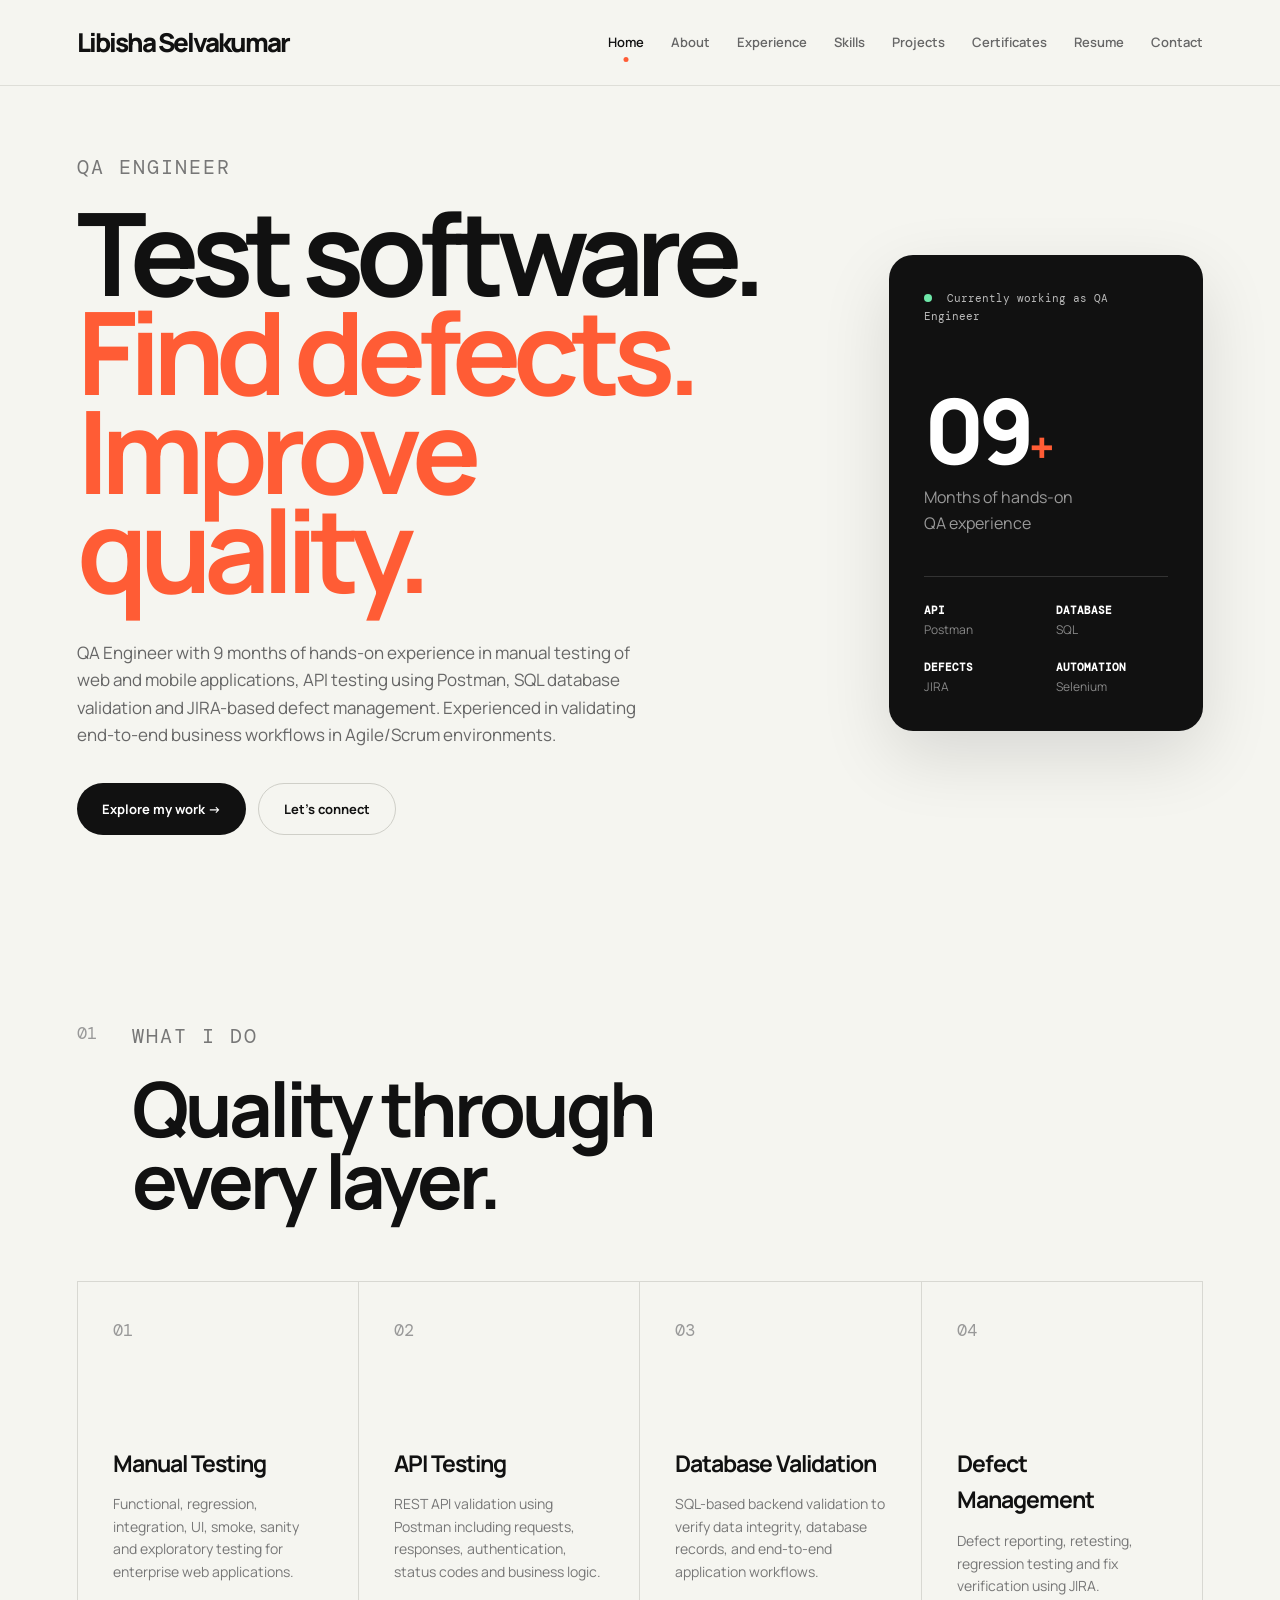
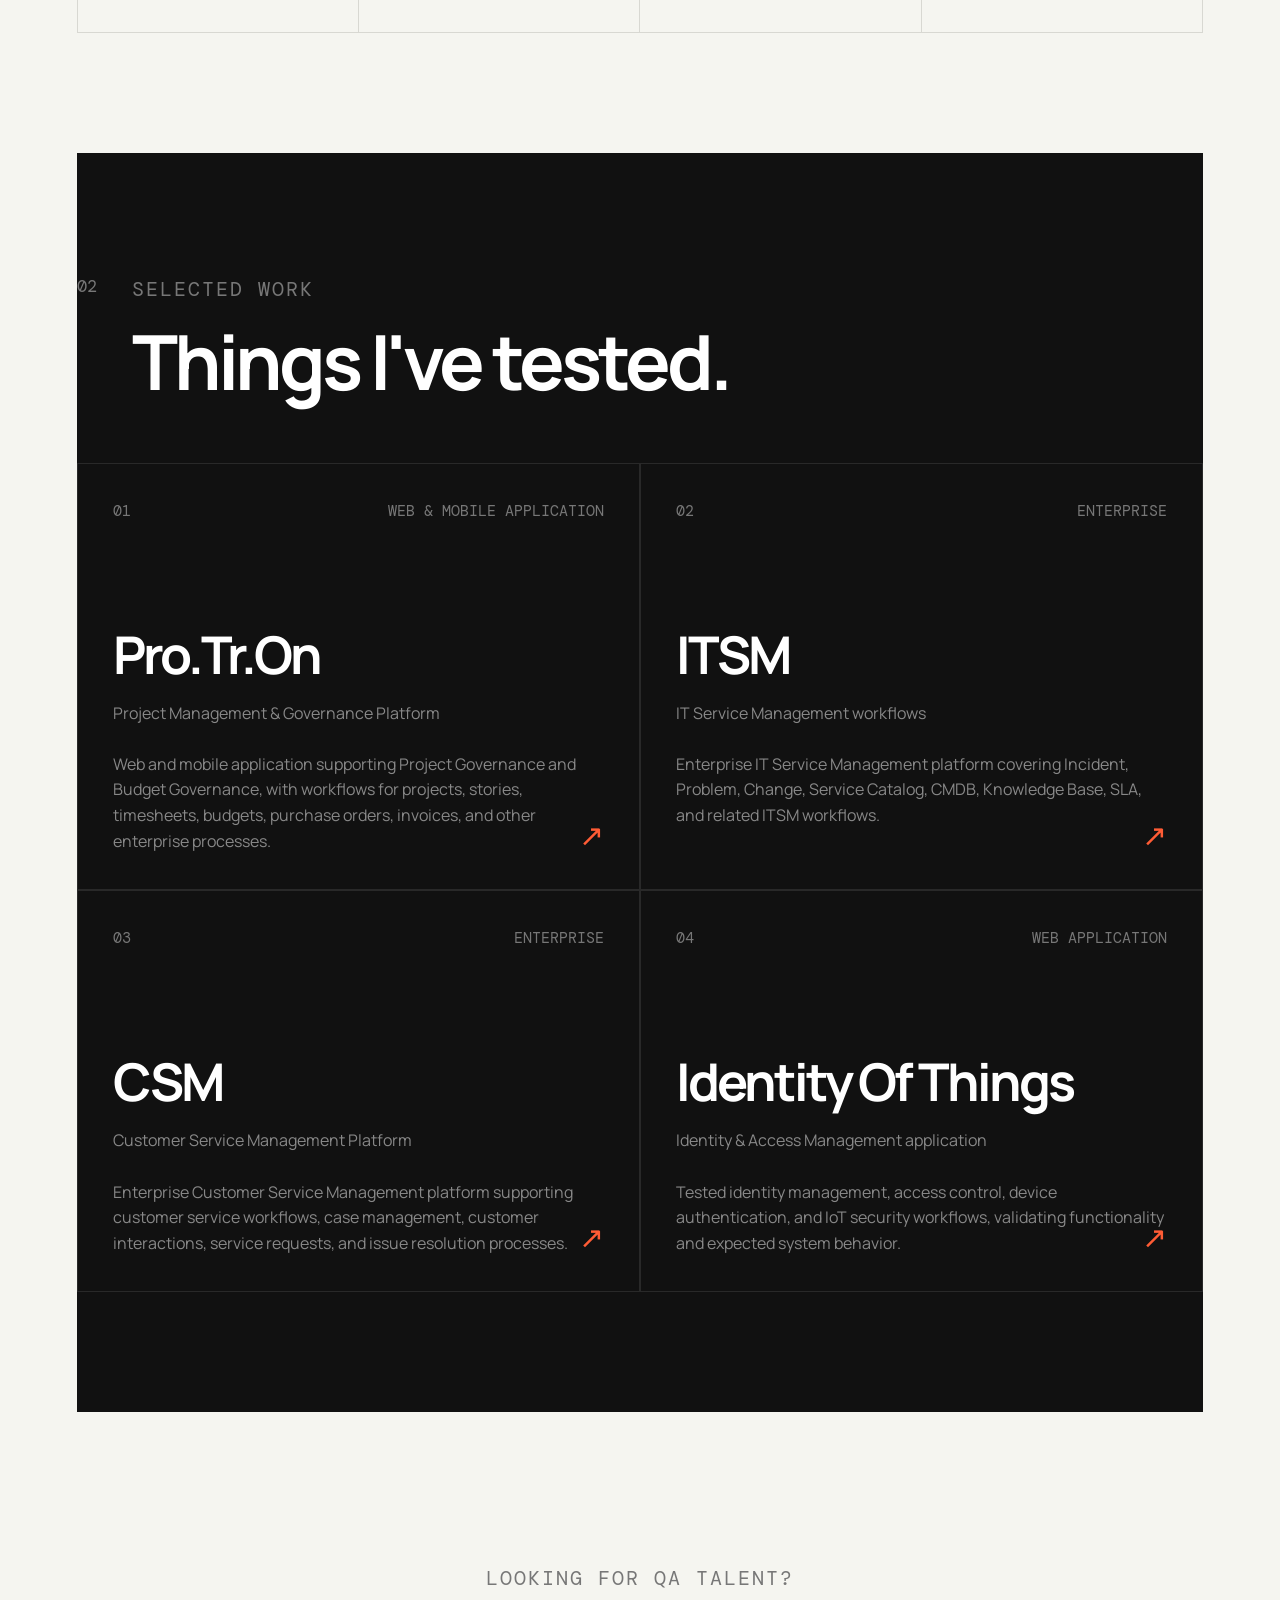
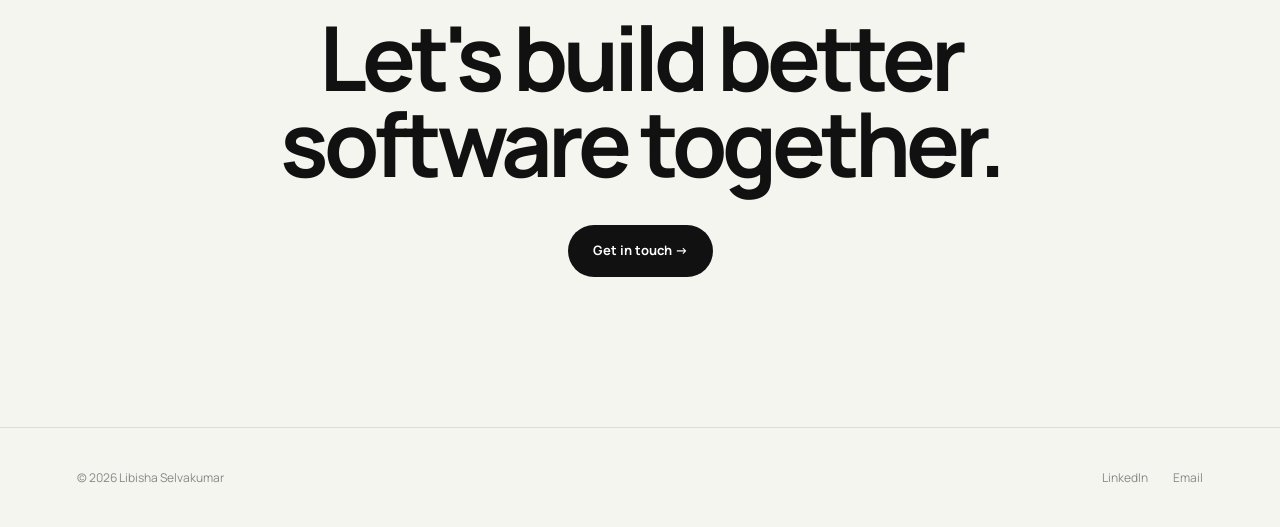
<file: index.html>
<!DOCTYPE html>
<html lang="en">
<head>
    <meta charset="UTF-8">
    <meta name="viewport" content="width=device-width, initial-scale=1.0">

    <title>Libisha Selvakumar</title>

    <meta name="description"
          content="Libisha Selvakumar - QA Engineer specializing in manual testing, API testing, SQL validation and software quality assurance.">

    <link rel="stylesheet" href="css/style.css">
</head>

<body>

<header class="navbar">
    <a href="index.html" class="logo">Libisha Selvakumar</a>

    <nav id="navMenu">
        <a href="index.html" class="active">Home</a>
        <a href="about.html">About</a>
        <a href="experience.html">Experience</a>
        <a href="skills.html">Skills</a>
        <a href="projects.html">Projects</a>
        <a href="artifacts.html">Certificates</a>
        <a href="resume.html">Resume</a>
        <a href="contact.html">Contact</a>
    </nav>

    <button class="menu-toggle" onclick="toggleMenu()">☰</button>
</header>


<main>

    <!-- HERO -->

    <section class="hero">

        <div class="hero-content">

            <p class="eyebrow">
                QA ENGINEER 
            </p>

            <h1>
                Test software.<br>
                <span>Find defects. <br>
                    Improve quality.
                </span>
            </h1>

            <p class="hero-description">
                QA Engineer with 9 months of hands-on experience in manual testing of web and mobile applications, API testing using Postman, SQL database validation and JIRA-based defect management. Experienced in validating end-to-end business workflows in Agile/Scrum environments.
            </p>

            <div class="hero-buttons">
                <a href="projects.html" class="btn primary-btn">
                    Explore my work →
                </a>

                <a href="contact.html" class="btn secondary-btn">
                    Let's connect
                </a>
            </div>

        </div>


        <div class="hero-card">

            <div class="status">
                <span class="status-dot"></span>
                Currently working as QA Engineer
            </div>

            <div class="hero-card-number">
                09<span>+</span>
            </div>

            <p>
                Months of hands-on<br>
                QA experience
            </p>

            <div class="hero-card-line"></div>

            <div class="mini-grid">

                <div>
                    <strong>API</strong>
                    <span>Postman</span>
                </div>

                <div>
                    <strong>DATABASE</strong>
                    <span>SQL</span>
                </div>

                <div>
                    <strong>DEFECTS</strong>
                    <span>JIRA</span>
                </div>

                <div>
                    <strong>AUTOMATION</strong>
                    <span>Selenium</span>
                </div>

            </div>

        </div>

    </section>


    <!-- QUICK INTRO -->

    <section class="section">

        <div class="section-heading">

            <span class="section-number">01</span>

            <div>
                <p class="eyebrow">WHAT I DO</p>
                <h2>Quality through<br>every layer.</h2>
            </div>

        </div>


        <div class="feature-grid">

            <article class="feature-card">
                <span class="feature-number">01</span>

                <h3>Manual Testing</h3>

                <p>
                    Functional, regression, integration, UI, smoke,
                    sanity and exploratory testing for enterprise
                    web applications.
                </p>
            </article>


            <article class="feature-card">
                <span class="feature-number">02</span>

                <h3>API Testing</h3>

                <p>
                    REST API validation using Postman including
                    requests, responses, authentication, status codes
                    and business logic.
                </p>
            </article>


            <article class="feature-card">
                <span class="feature-number">03</span>

                <h3>Database Validation</h3>

                <p>
                    SQL-based backend validation to verify data integrity,
                     database records, and end-to-end application workflows.
                </p>
            </article>


            <article class="feature-card">
                <span class="feature-number">04</span>

                <h3>Defect Management</h3>

                <p>
                    Defect reporting, retesting, regression testing
                    and fix verification using JIRA.
                </p>
            </article>

        </div>

    </section>


    <!-- PROJECT PREVIEW -->

    <section class="section dark-section">

        <div class="section-heading light-heading">

            <span class="section-number">02</span>

            <div>
                <p class="eyebrow">SELECTED WORK</p>
                <h2>Things I've tested.</h2>
            </div>

        </div>


        <div class="project-preview-grid">

            <a href="projects.html#protron" class="project-preview">

                <div class="project-top">
                    <span>01</span>
                    <span>WEB & MOBILE APPLICATION</span>
                </div>

                <h3>Pro.Tr.On</h3>

                <p>
                    Project Management & Governance Platform <br> 
                    <br>
                    Web and mobile application supporting Project Governance and Budget Governance, with workflows for projects, stories, timesheets, budgets, purchase orders, invoices, and other enterprise processes.
                </p>

                <div class="project-arrow">↗</div>

            </a>


            <a href="projects.html#itsm" class="project-preview">

                <div class="project-top">
                    <span>02</span>
                    <span>ENTERPRISE</span>
                </div>

                <h3>ITSM</h3>

                <p>
                    IT Service Management workflows <br>
                    <br>
                    Enterprise IT Service Management platform covering 
                    Incident, Problem, Change, Service Catalog, CMDB, Knowledge Base, SLA, and
                     related ITSM workflows.

                </p>

                <div class="project-arrow">↗</div>

            </a>


            <a href="projects.html#csm" class="project-preview">

                <div class="project-top">
                    <span>03</span>
                    <span>ENTERPRISE</span>
                </div>

                <h3>CSM</h3>

                <p>
                    Customer Service Management Platform <br>
                    <br>
                    Enterprise Customer Service Management platform supporting customer service workflows, 
                    case management, customer interactions, service requests, and issue resolution processes.
                </p>

                <div class="project-arrow">↗</div>

            </a>


            <a href="projects.html#sci" class="project-preview">

                <div class="project-top">
                    <span>04</span>
                    <span>WEB APPLICATION</span>
                </div>

                <h3>Identity Of Things</h3>

                <p>
                    Identity & Access Management application <br>
                    <br>
                    Tested identity management, access control, device authentication, 
                    and IoT security workflows, validating functionality and expected system behavior.

                </p>

                <div class="project-arrow">↗</div>

            </a>

        </div>

    </section>


    <!-- CTA -->

    <section class="cta-section">

        <p class="eyebrow">LOOKING FOR QA TALENT?</p>

        <h2>
            Let's build better<br>
            software together.
        </h2>

        <a href="contact.html" class="btn primary-btn">
            Get in touch →
        </a>

    </section>

</main>


<footer>
    <p>© <span id="year"></span> Libisha Selvakumar</p>

    <div>
        <a href="https://www.linkedin.com/in/libisha-s-/" target="_blank">
            LinkedIn
        </a>

        <a href="mailto:libishaselvakumar123@gmail.com">
            Email
        </a>
    </div>
</footer>


<script src="js/script.js"></script>

</body>
</html>
</file>
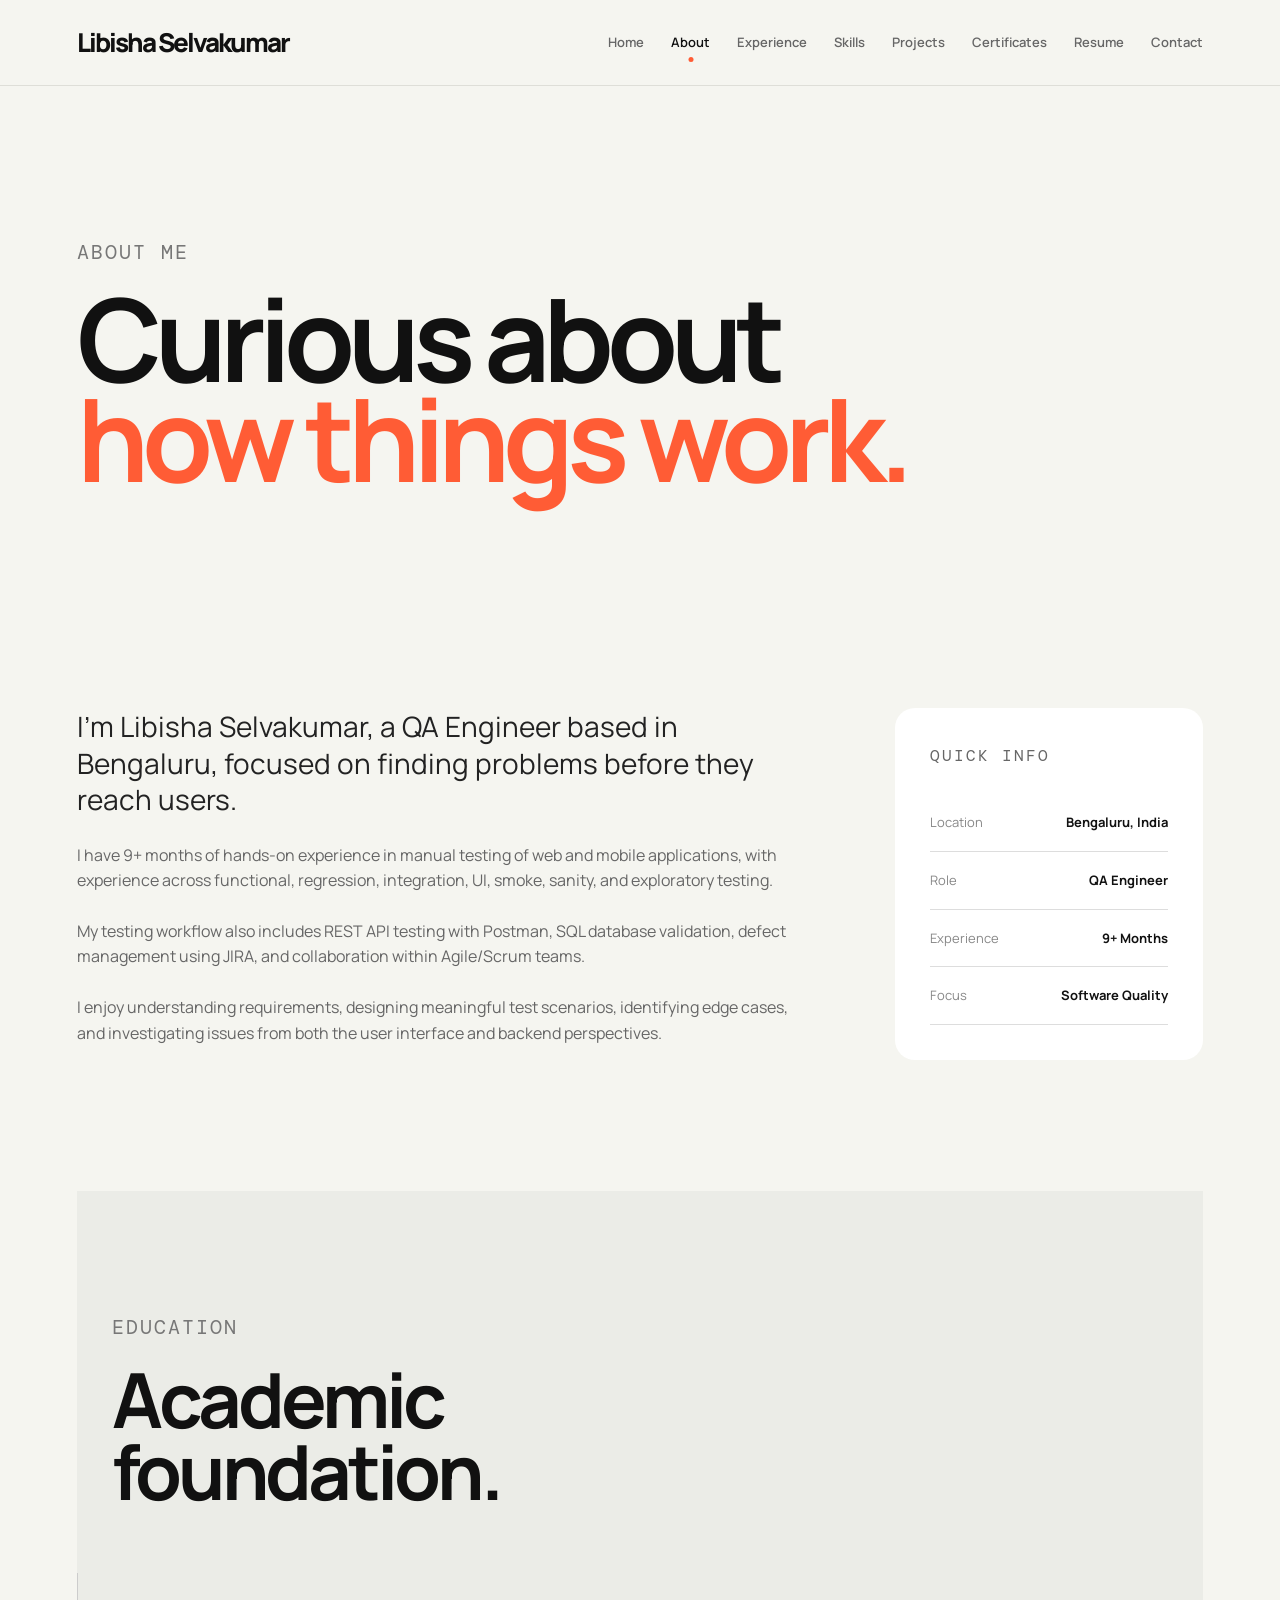
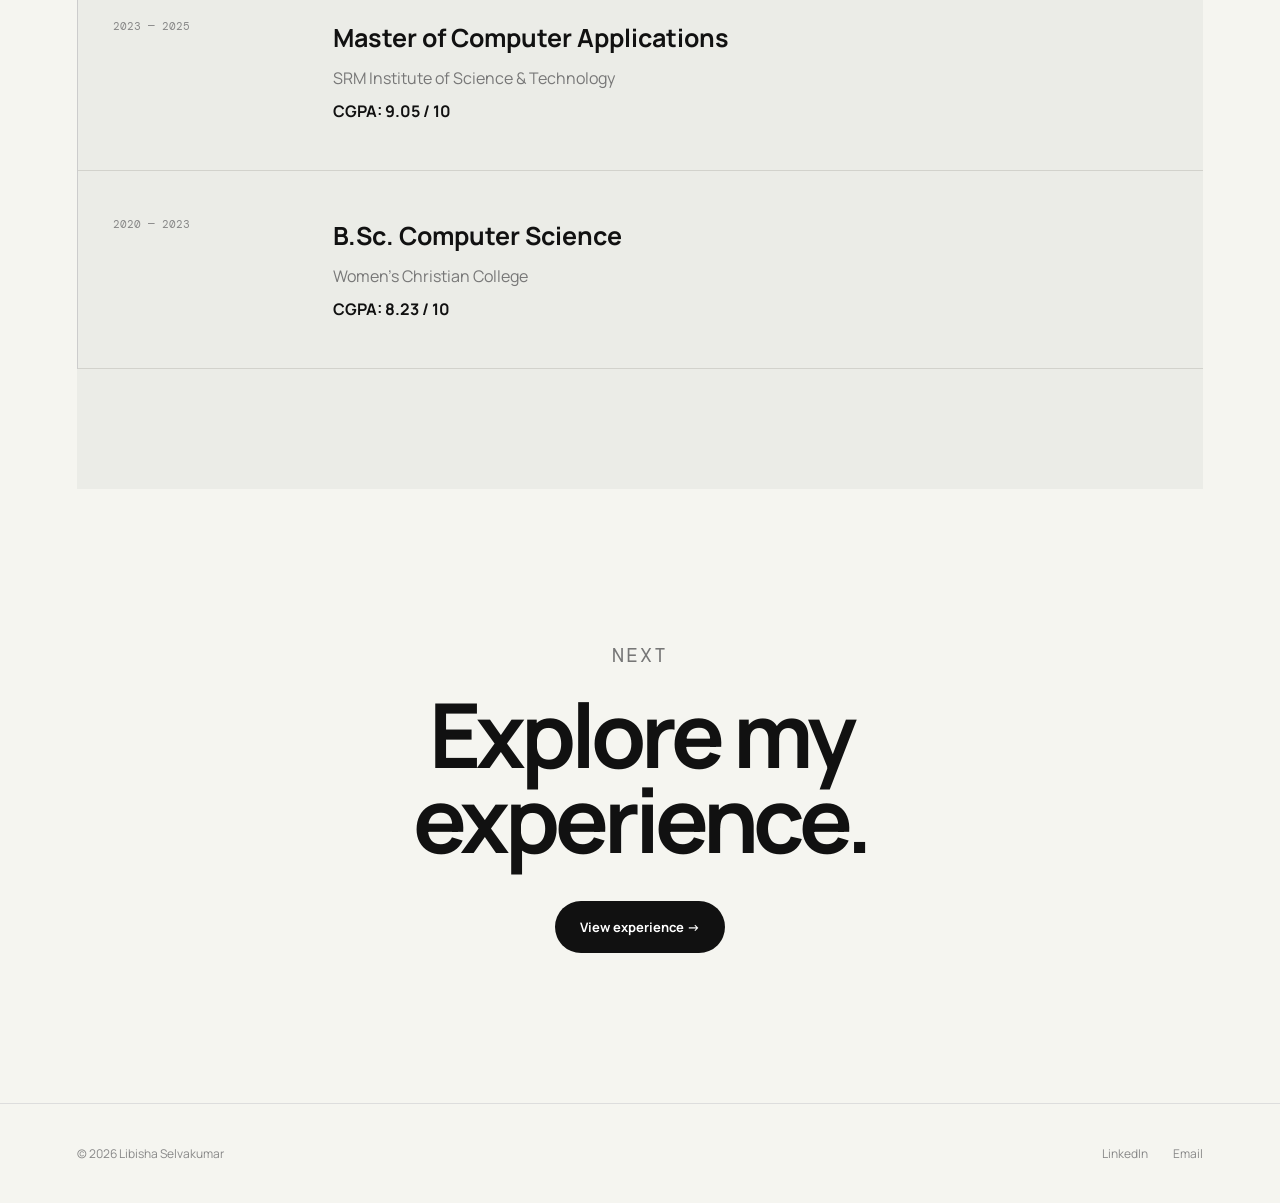
<file: about.html>
<!DOCTYPE html>
<html lang="en">
<head>

    <meta charset="UTF-8">
    <meta name="viewport" content="width=device-width, initial-scale=1.0">

    <title>About | Libisha Selvakumar</title>

    <link rel="stylesheet" href="css/style.css">

</head>

<body>

<header class="navbar">

    <a href="index.html" class="logo">Libisha Selvakumar</a>

    <nav id="navMenu">
        <a href="index.html">Home</a>
        <a href="about.html" class="active">About</a>
        <a href="experience.html">Experience</a>
        <a href="skills.html">Skills</a>
        <a href="projects.html">Projects</a>
        <a href="artifacts.html">Certificates</a>
        <a href="resume.html">Resume</a>
        <a href="contact.html">Contact</a>
    </nav>

    <button class="menu-toggle" onclick="toggleMenu()">☰</button>

</header>


<main>

<section class="page-hero">

    <p class="eyebrow">ABOUT ME</p>

    <h1>
        Curious about<br>
        <span>how things work.</span>
    </h1>

</section>


<section class="section">

    <div class="about-layout">

        <div>

            <p class="large-text">
                I'm Libisha Selvakumar, a QA Engineer based in Bengaluru, focused on finding problems before they reach users.
            </p>

            <p>
                I have 9+ months of hands-on experience in manual testing of web and mobile applications, with experience across functional, regression, integration, UI, smoke, sanity, and exploratory testing.
            </p>

            <p>
                My testing workflow also includes REST API testing with Postman, SQL database validation, defect management using JIRA, and collaboration within Agile/Scrum teams.
            </p>

            <p>
               I enjoy understanding requirements, designing meaningful test scenarios, identifying edge cases, and investigating issues from both the user interface and backend perspectives.
            </p>

        </div>


        <aside class="info-card">

            <p class="eyebrow">QUICK INFO</p>

            <div class="info-row">
                <span>Location</span>
                <strong>Bengaluru, India</strong>
            </div>

            <div class="info-row">
                <span>Role</span>
                <strong>QA Engineer</strong>
            </div>

            <div class="info-row">
                <span>Experience</span>
                <strong>9+ Months</strong>
            </div>

            <div class="info-row">
                <span>Focus</span>
                <strong>Software Quality</strong>
            </div>

        </aside>

    </div>

</section>


<section class="section light-section">

    <div class="section-heading">

        <span class="section-number"></span>

        <div>
            <p class="eyebrow">EDUCATION</p>
            <h2>Academic<br>foundation.</h2>
        </div>

    </div>


    <div class="timeline">

        <div class="timeline-item">

            <span>2023 — 2025</span>

            <div>
                <h3>Master of Computer Applications</h3>

                <p>
                    SRM Institute of Science & Technology
                </p>

                <strong>CGPA: 9.05 / 10</strong>
            </div>

        </div>


        <div class="timeline-item">

            <span>2020 — 2023</span>

            <div>
                <h3>B.Sc. Computer Science</h3>

                <p>
                    Women's Christian College
                </p>

                <strong>CGPA: 8.23 / 10</strong>
            </div>

        </div>

    </div>

</section>


<section class="cta-section">

    <p class="eyebrow">NEXT</p>

    <h2>
        Explore my<br>
        experience.
    </h2>

    <a href="experience.html" class="btn primary-btn">
        View experience →
    </a>

</section>

</main>


<footer>

    <p>© <span id="year"></span> Libisha Selvakumar</p>

    <div>
        <a href="https://www.linkedin.com/in/libisha-s-/" target="_blank">
            LinkedIn
        </a>

        <a href="mailto:libishaselvakumar123@gmail.com">
            Email
        </a>
    </div>

</footer>


<script src="js/script.js"></script>

</body>
</html>
</file>
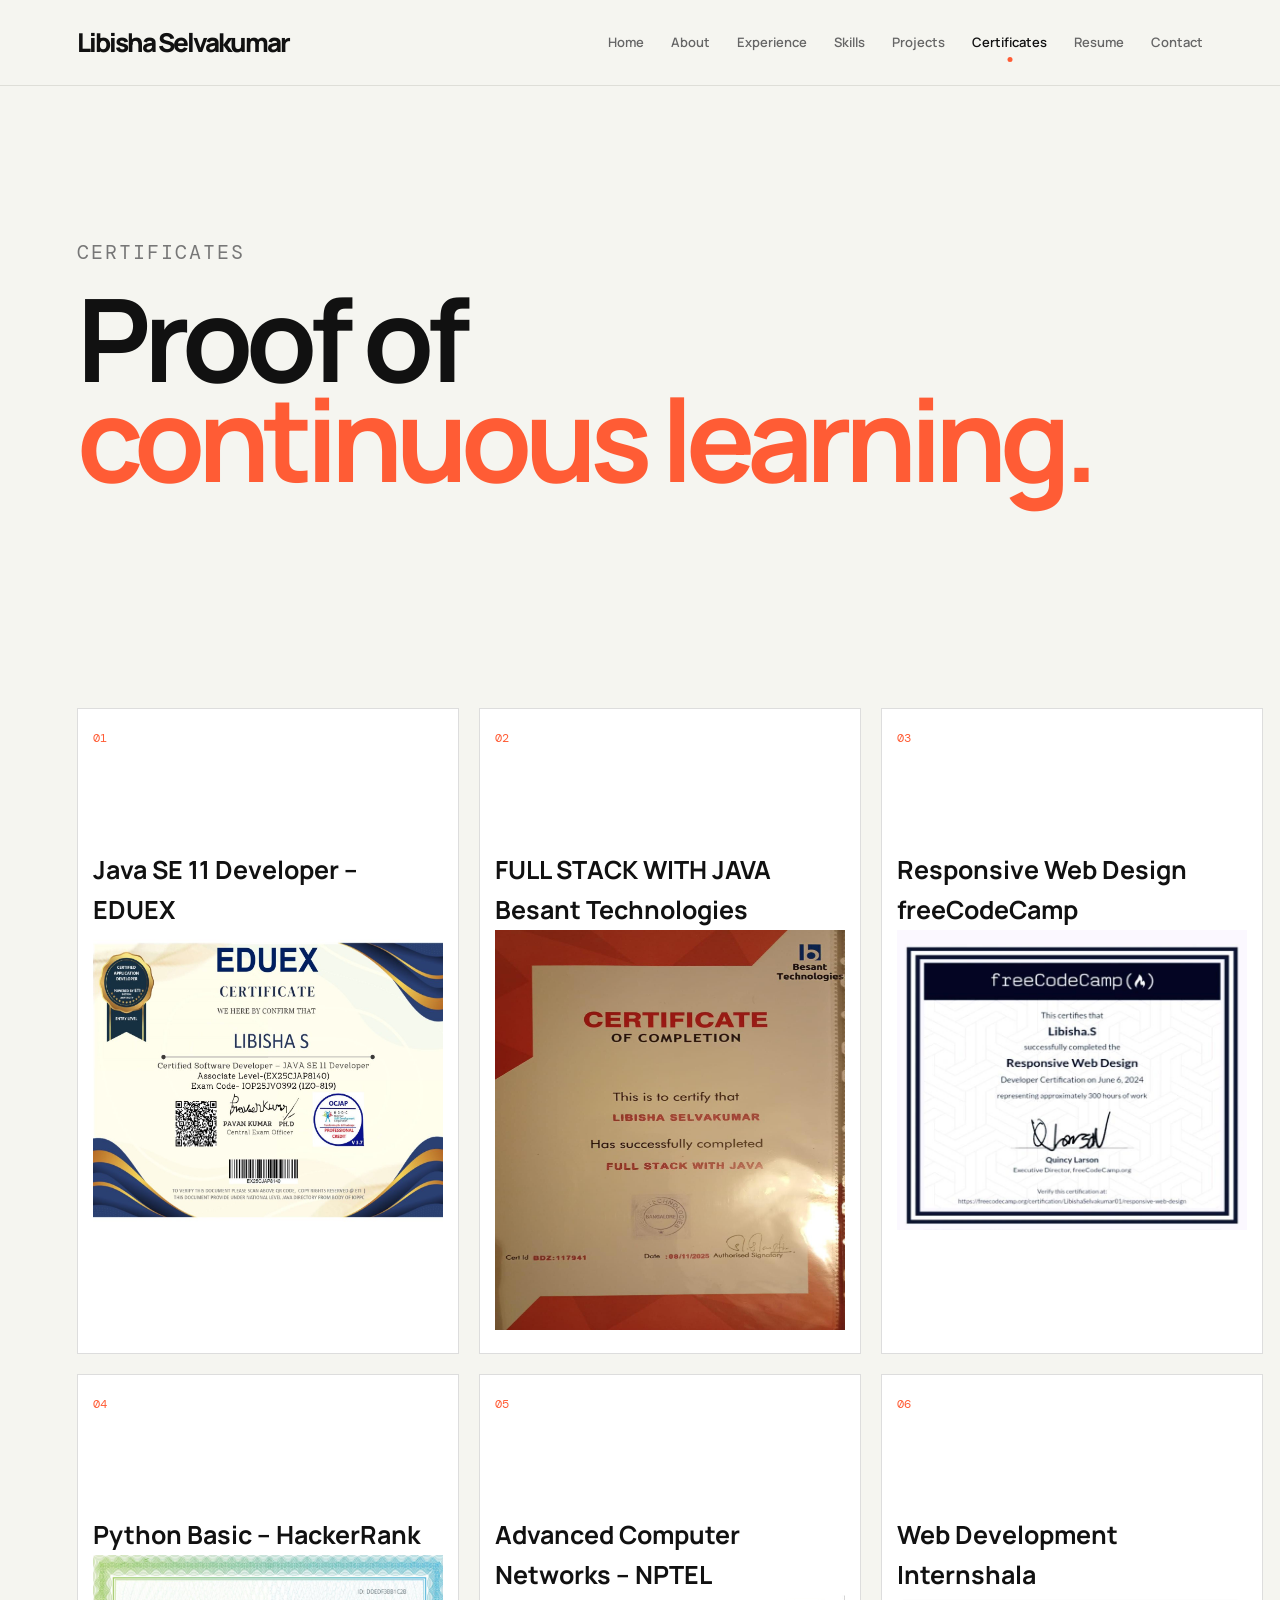
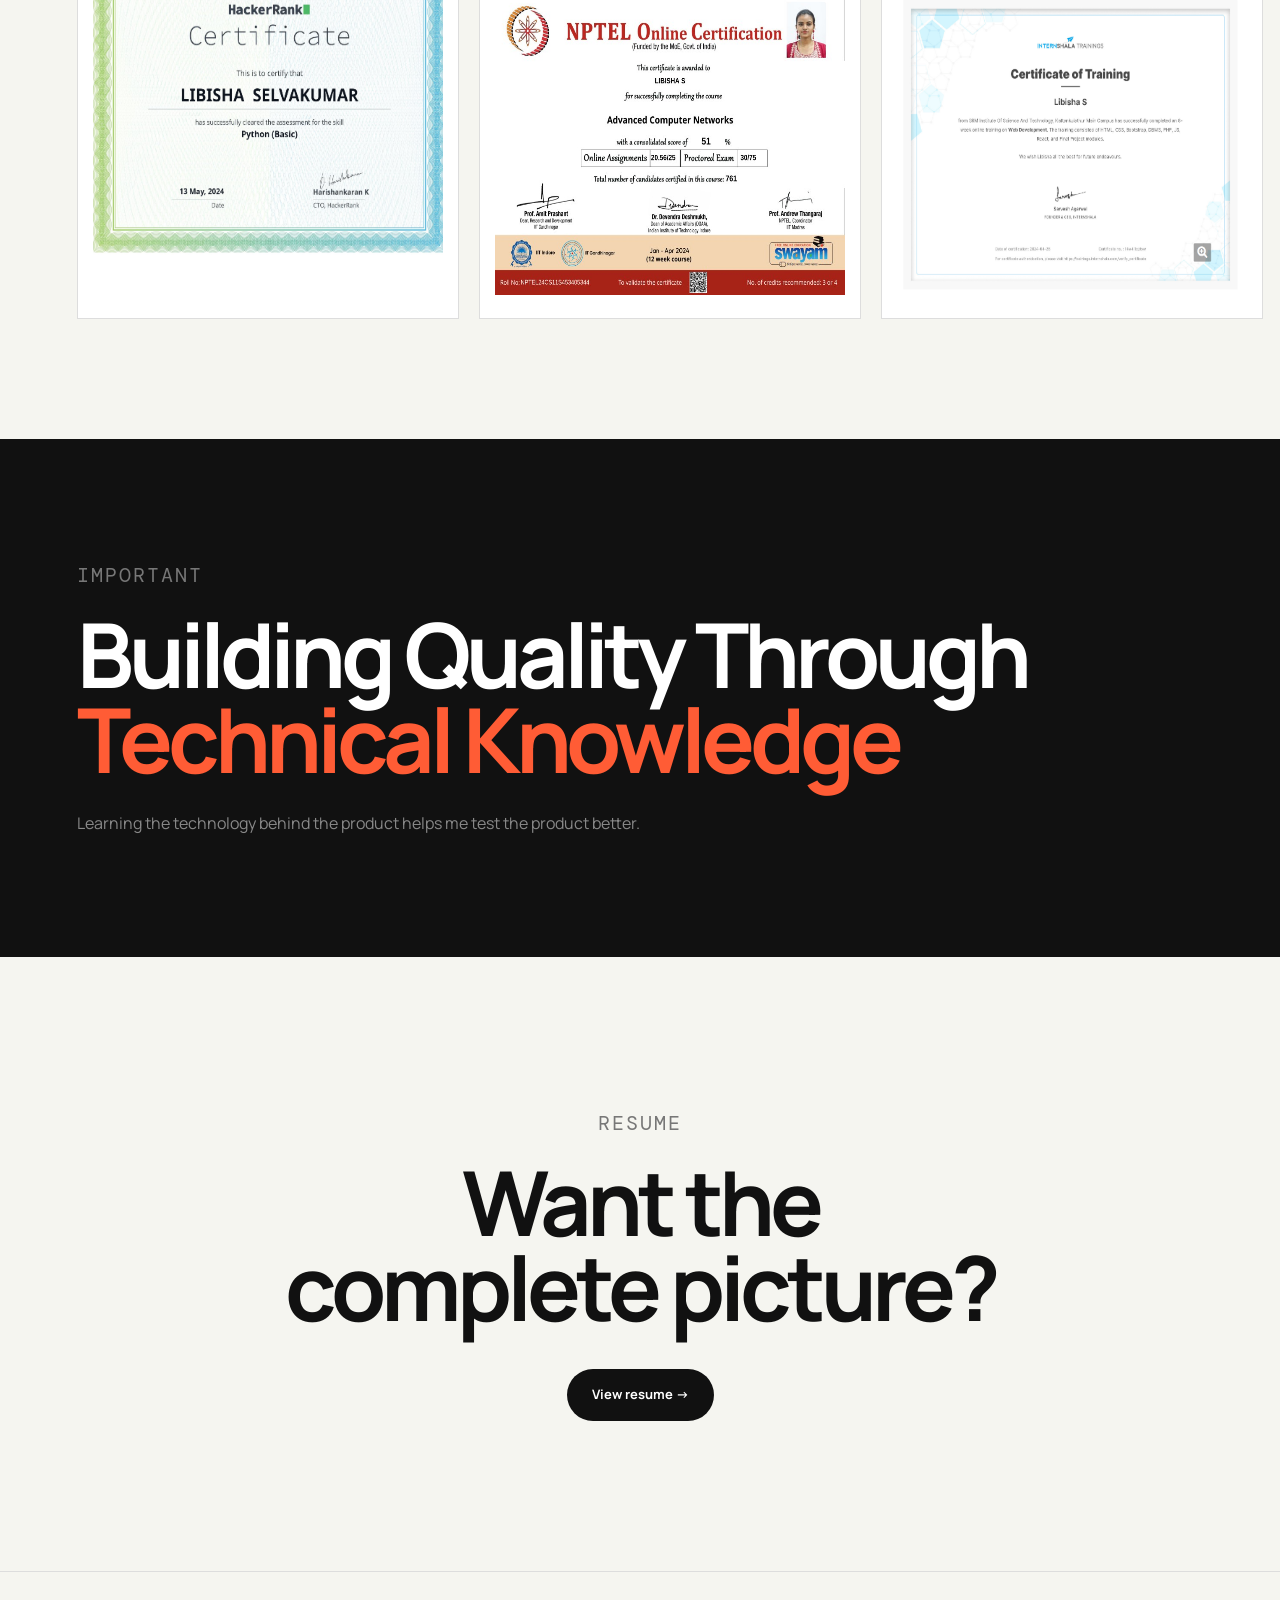
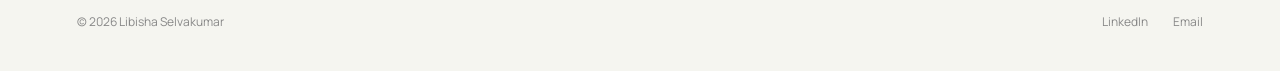
<file: artifacts.html>
<!DOCTYPE html>
<html lang="en">

<head>

    <meta charset="UTF-8">
    <meta name="viewport" content="width=device-width, initial-scale=1.0">

    <title>Testing Artifacts | Libisha Selvakumar</title>

    <link rel="stylesheet" href="css/style.css">

</head>


<body>

<header class="navbar">

    <a href="index.html" class="logo">Libisha Selvakumar</a>

    <nav id="navMenu">

        <a href="index.html">Home</a>
        <a href="about.html">About</a>
        <a href="experience.html">Experience</a>
        <a href="skills.html">Skills</a>
        <a href="projects.html">Projects</a>
        <a href="artifacts.html" class="active">Certificates</a>
        <a href="resume.html">Resume</a>
        <a href="contact.html">Contact</a>

    </nav>

    <button class="menu-toggle" onclick="toggleMenu()">☰</button>

</header>


<main>

<section class="page-hero">

    <p class="eyebrow">CERTIFICATES</p>

    <h1>
        Proof of <br>
        <span>continuous learning.
</span>
    </h1>

</section>


<section class="section">

    <div class="artifact-grid">


        <article class="artifact-card">

            <span class="artifact-icon">01</span>

            <h3>Java SE 11 Developer – EDUEX</h3>

            
                <img src="assets/img1.jpg" alt="" width="350" height="300">
    

            <span class="artifact-label">
               
            </span>

        </article>


        <article class="artifact-card">

            <span class="artifact-icon">02</span>

            <h3>FULL STACK WITH JAVA Besant Technologies</h3>

             <img src="assets/img7.jpeg" alt="" width="350" height="400">

            <span class="artifact-label">
                
            </span>

        </article>


        <article class="artifact-card">

            <span class="artifact-icon">03</span>

            <h3>Responsive Web Design  freeCodeCamp</h3>

            <img src="assets/img3.jpg" alt="" width="350" height="300">

            <span class="artifact-label">
               
            </span>

        </article>


        <article class="artifact-card">

            <span class="artifact-icon">04</span>

            <h3>Python Basic – HackerRank</h3>

           <img src="assets/img4.jpg" alt="" width="350" height="300">

            <span class="artifact-label">
                
            </span>

        </article>


        <article class="artifact-card">

            <span class="artifact-icon">05</span>

            <h3>Advanced Computer Networks – NPTEL</h3>

             <img src="assets/img5.jpg" alt="" width="350" height="300">

            <span class="artifact-label">
               
            </span>

        </article>


        <article class="artifact-card">

            <span class="artifact-icon">06</span>

            <h3>Web Development Internshala</h3>

              <img src="assets/img6.png" alt="" width="350" height="300">

            <span class="artifact-label">
               
            </span>

        </article>


    </div>

</section>


<section class="dark-section">

    <div class="section">

        <p class="eyebrow">IMPORTANT</p>

        <h2 class="artifact-warning">
            Building Quality Through <br>
            <span>Technical Knowledge</span>
        </h2>

        <p class="dark-description">
            Learning the technology behind the product helps me test the product better.
        </p>

    </div>

</section>


<section class="cta-section">

    <p class="eyebrow">RESUME</p>

    <h2>
        Want the<br>
        complete picture?
    </h2>

    <a href="resume.html" class="btn primary-btn">
        View resume →
    </a>

</section>

</main>


<footer>

    <p>© <span id="year"></span> Libisha Selvakumar</p>

    <div>

        <a href="https://www.linkedin.com/in/libisha-s-/" target="_blank">
            LinkedIn
        </a>

        <a href="mailto:libishaselvakumar123@gmail.com">
            Email
        </a>

    </div>

</footer>


<script src="js/script.js"></script>

</body>

</html>
</file>
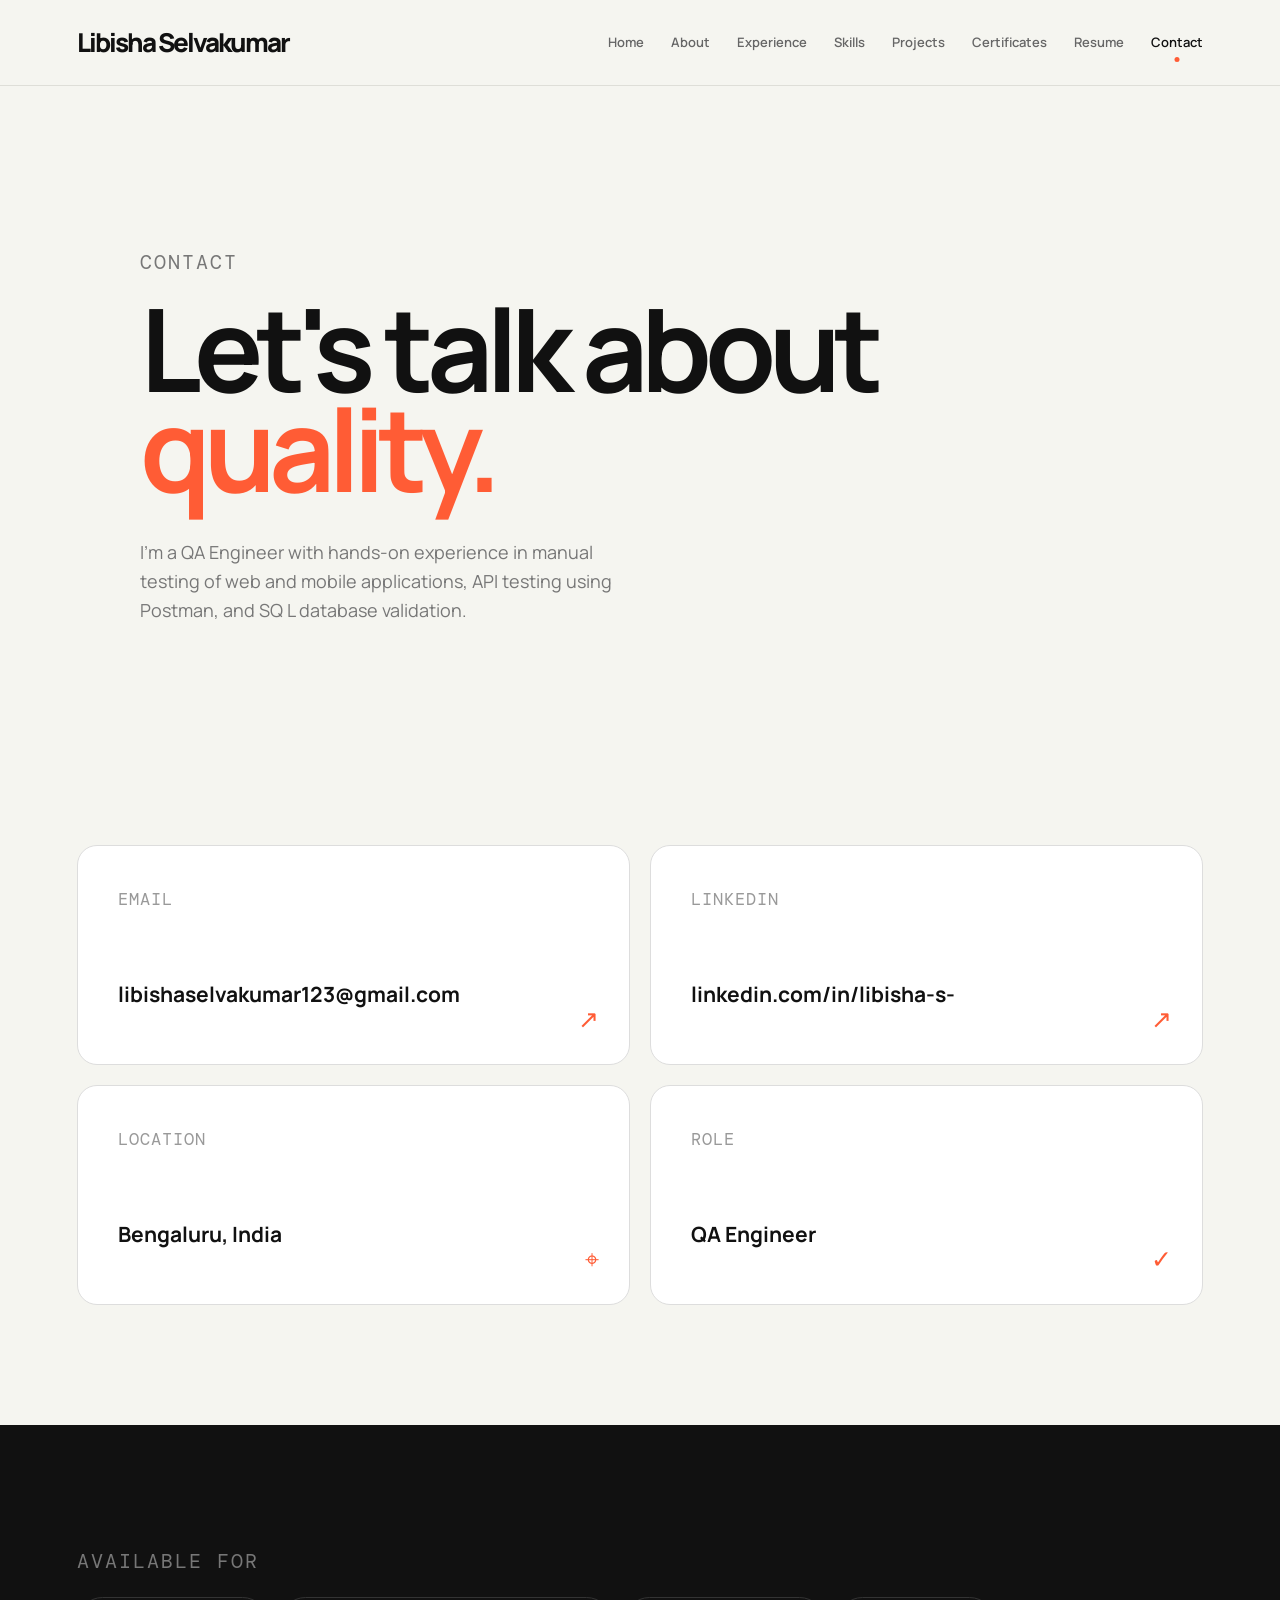
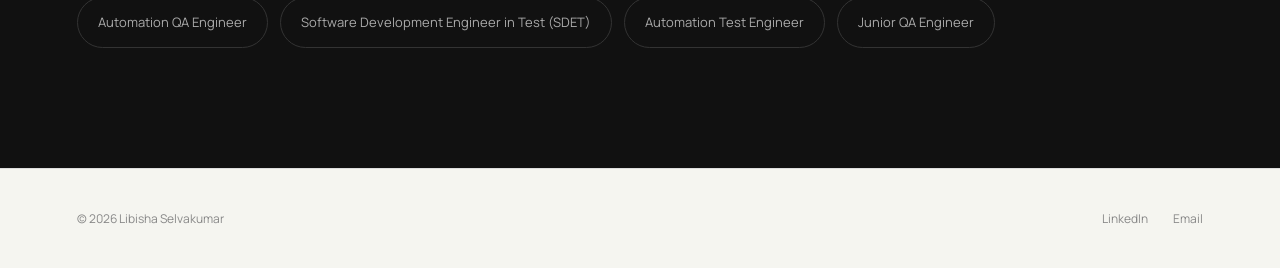
<file: contact.html>
<!DOCTYPE html>
<html lang="en">

<head>

    <meta charset="UTF-8">
    <meta name="viewport" content="width=device-width, initial-scale=1.0">

    <title>Contact | Libisha Selvakumar</title>

    <link rel="stylesheet" href="css/style.css">

</head>


<body>

<header class="navbar">

    <a href="index.html" class="logo">Libisha Selvakumar</a>

    <nav id="navMenu">

        <a href="index.html">Home</a>
        <a href="about.html">About</a>
        <a href="experience.html">Experience</a>
        <a href="skills.html">Skills</a>
        <a href="projects.html">Projects</a>
        <a href="artifacts.html">Certificates</a>
        <a href="resume.html">Resume</a>
        <a href="contact.html" class="active">Contact</a>

    </nav>

    <button class="menu-toggle" onclick="toggleMenu()">☰</button>

</header>


<main>

<section class="contact-hero">

    <p class="eyebrow">CONTACT</p>

    <h1>
        Let's talk about<br>
        <span>quality.</span>
    </h1>

    <p>
       I’m a QA Engineer with hands-on experience in manual testing of web and 
       mobile applications, API testing using Postman, and SQ L database validation.
    </p>

</section>


<section class="section">

    <div class="contact-grid">

        <a href="mailto:libishaselvakumar123@gmail.com"
           class="contact-card">

            <span class="contact-label">EMAIL</span>

            <h3>
                libishaselvakumar123@gmail.com
            </h3>

            <span class="contact-arrow">↗</span>

        </a>


        <a href="https://www.linkedin.com/in/libisha-s-/"
           target="_blank"
           class="contact-card">

            <span class="contact-label">LINKEDIN</span>

            <h3>
                linkedin.com/in/libisha-s-
            </h3>

            <span class="contact-arrow">↗</span>

        </a>


        <div class="contact-card">

            <span class="contact-label">LOCATION</span>

            <h3>
                Bengaluru, India
            </h3>

            <span class="contact-arrow">⌖</span>

        </div>


        <div class="contact-card">

            <span class="contact-label">ROLE</span>

            <h3>
                QA Engineer
            </h3>

            <span class="contact-arrow">✓</span>

        </div>

    </div>

</section>


<section class="dark-section contact-bottom">

    <div class="section">

        <p class="eyebrow">AVAILABLE FOR</p>

        <div class="availability">

            <span>Automation QA Engineer</span>
            <span>Software Development Engineer in Test (SDET)</span>
            <span>Automation Test Engineer</span>
            <span>Junior QA Engineer</span>

        </div>

    </div>

</section>

</main>


<footer>

    <p>© <span id="year"></span> Libisha Selvakumar</p>

    <div>

        <a href="https://www.linkedin.com/in/libisha-s-/" target="_blank">
            LinkedIn
        </a>

        <a href="mailto:libishaselvakumar123@gmail.com">
            Email
        </a>

    </div>

</footer>


<script src="js/script.js"></script>

</body>

</html>
</file>
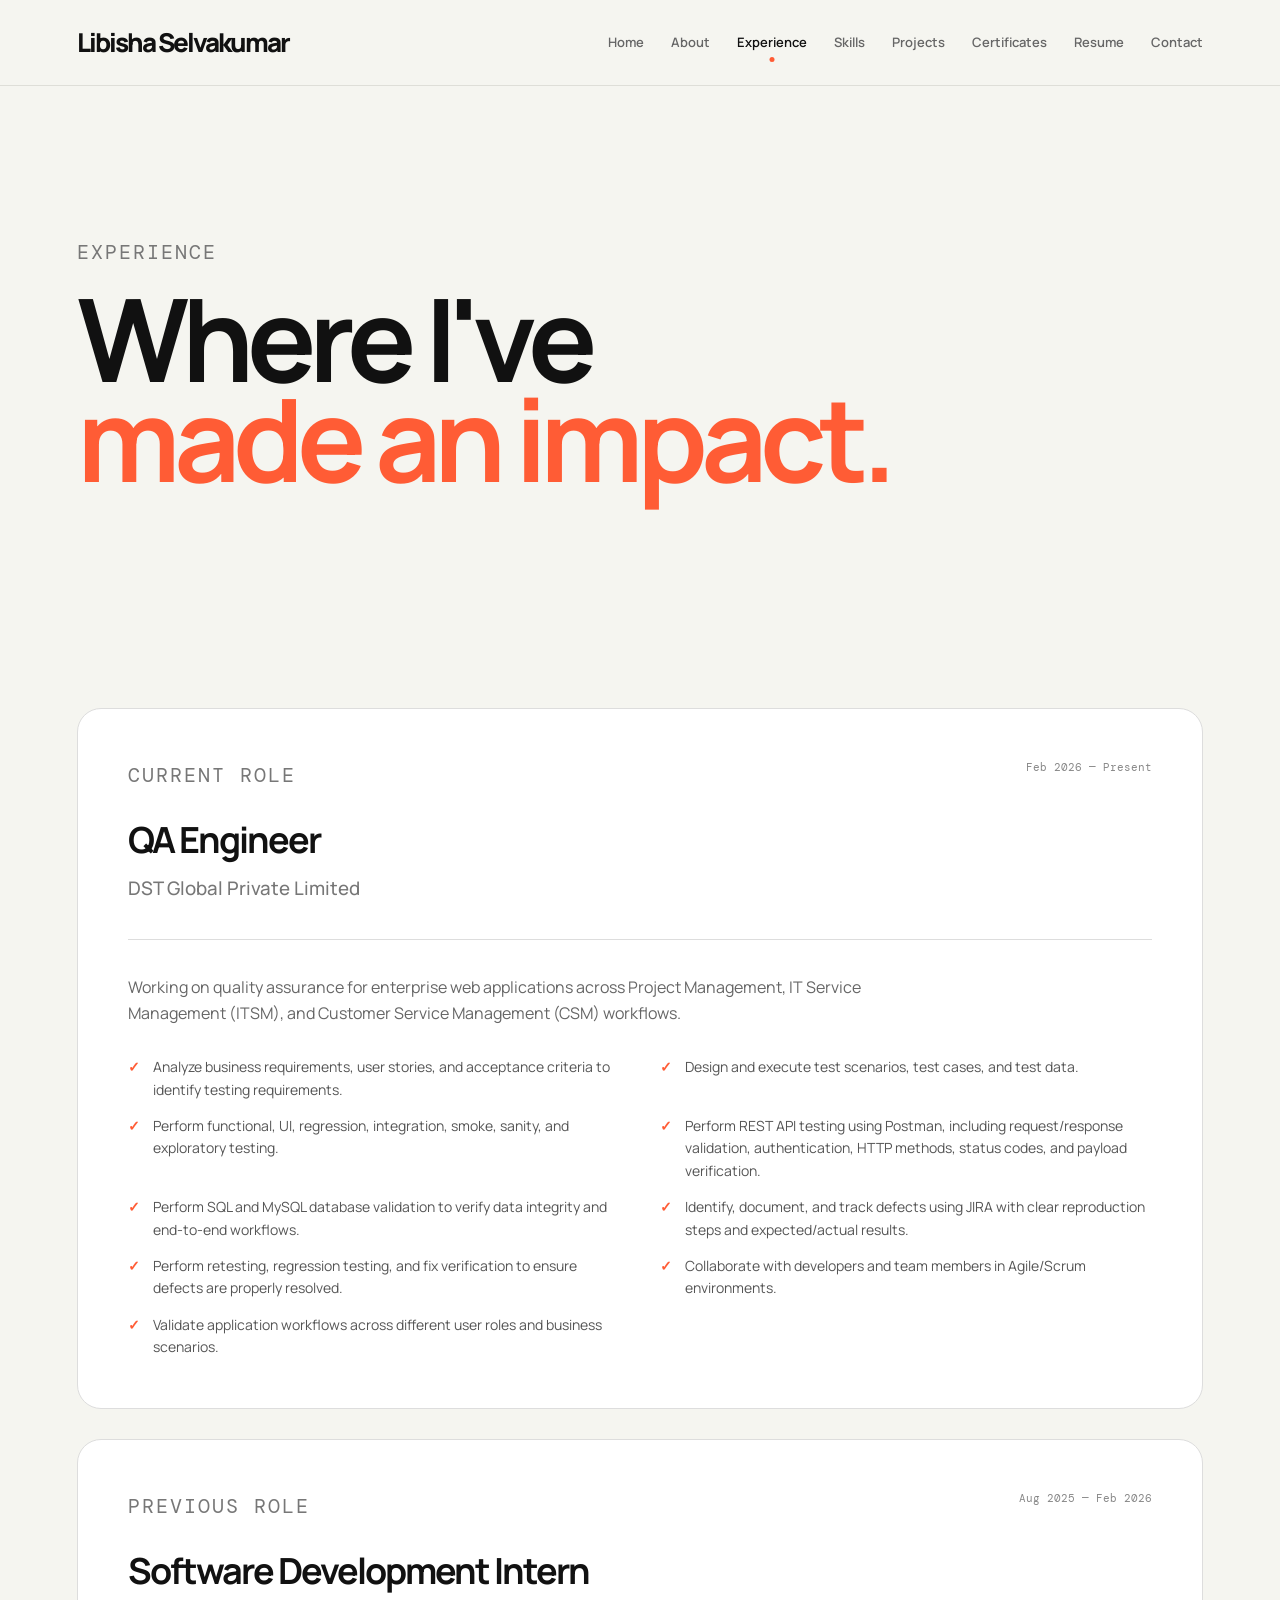
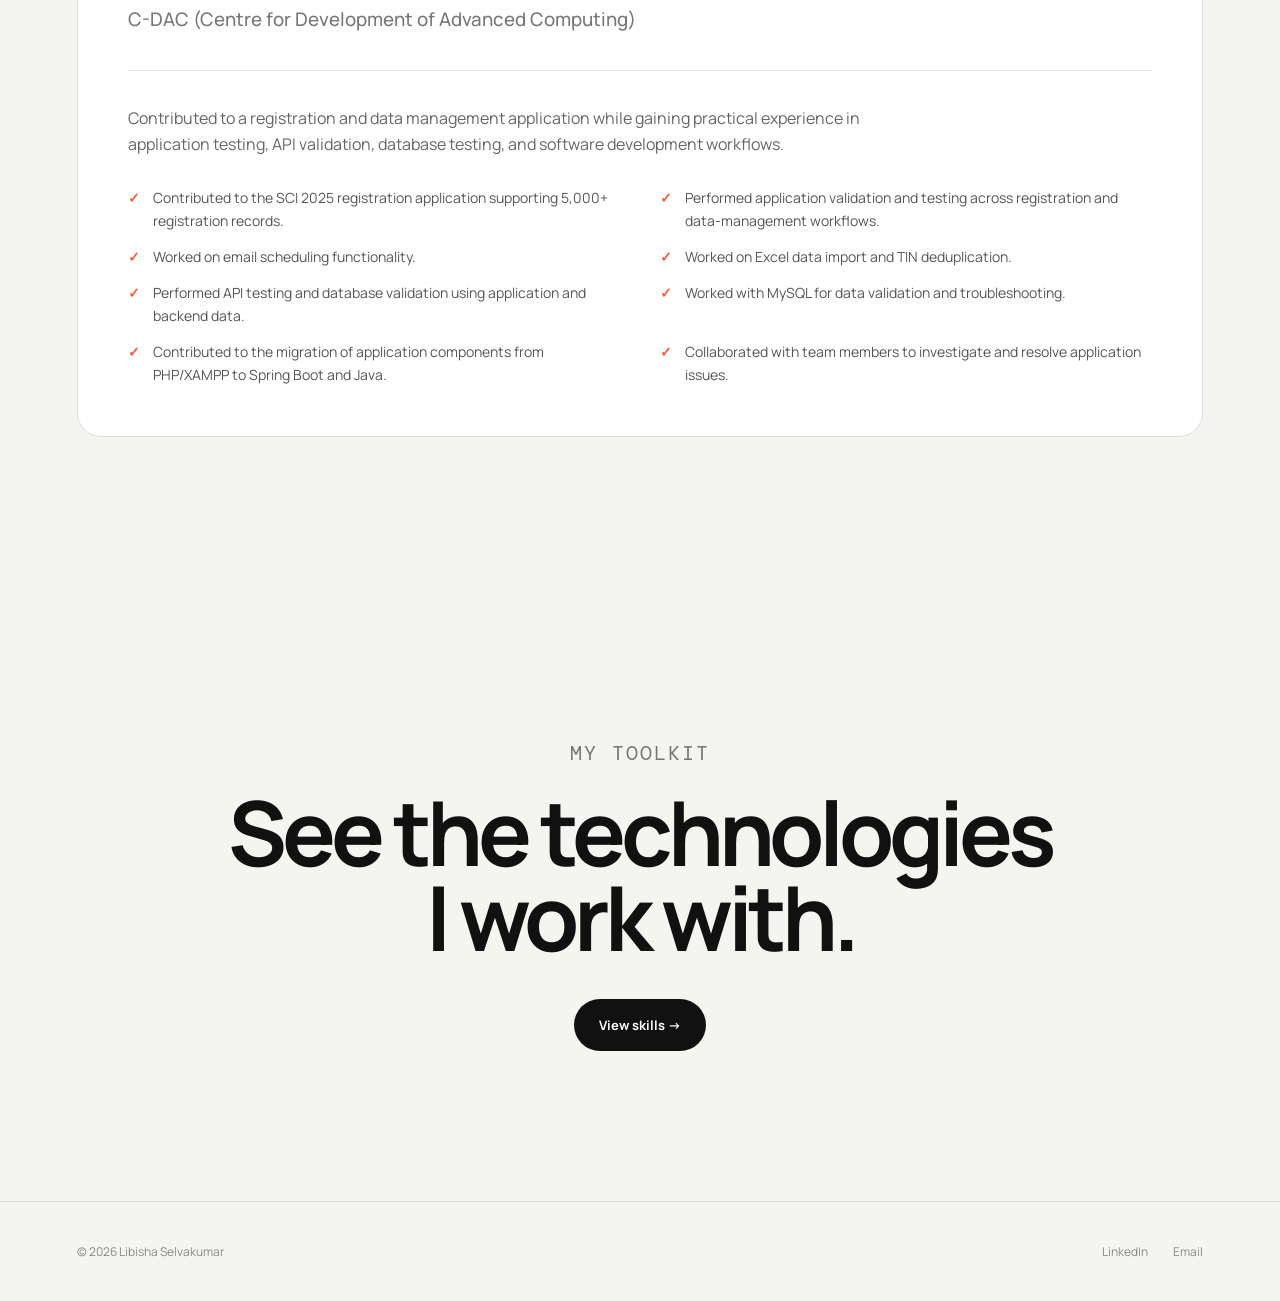
<file: experience.html>
<!DOCTYPE html>
<html lang="en">

<head>

    <meta charset="UTF-8">
    <meta name="viewport" content="width=device-width, initial-scale=1.0">

    <title>Experience | Libisha Selvakumar</title>

    <link rel="stylesheet" href="css/style.css">

</head>


<body>

<header class="navbar">

    <a href="index.html" class="logo">Libisha Selvakumar</a>

    <nav id="navMenu">

        <a href="index.html">Home</a>
        <a href="about.html">About</a>
        <a href="experience.html" class="active">Experience</a>
        <a href="skills.html">Skills</a>
        <a href="projects.html">Projects</a>
        <a href="artifacts.html">Certificates</a>
        <a href="resume.html">Resume</a>
        <a href="contact.html">Contact</a>

    </nav>

    <button class="menu-toggle" onclick="toggleMenu()">☰</button>

</header>


<main>

<section class="page-hero">

    <p class="eyebrow">EXPERIENCE</p>

    <h1>
        Where I've<br>
        <span>made an impact.</span>
    </h1>

</section>


<section class="section">

    <div class="experience-card">

        <div class="experience-header">

            <div>

                <p class="eyebrow">CURRENT ROLE</p>

                <h2>QA Engineer</h2>

                <h3>DST Global Private Limited</h3>

            </div>

            <div class="experience-date">
                Feb 2026 — Present
            </div>

        </div>


        <div class="experience-body">

            <p>
                Working on quality assurance for enterprise web applications across Project Management, IT Service Management (ITSM), and Customer Service Management (CSM) workflows.
            </p>


            <ul class="check-list">

                <li>
                    Analyze business requirements, user stories, and acceptance criteria to identify testing requirements.
                </li>

                <li>
                    Design and execute test scenarios, test cases, and test data.
                </li>

                <li>
                    Perform functional, UI, regression, integration, smoke, sanity, and exploratory testing.
                </li>

                <li>
                   Perform REST API testing using Postman, including request/response validation, authentication, HTTP methods, status codes, and payload verification.
                </li>

                <li>
                    Perform SQL and MySQL database validation to verify data integrity and end-to-end workflows.
                </li>

                <li>
                    Identify, document, and track defects using JIRA with clear reproduction steps and expected/actual results.
                </li>

                <li>
                    Perform retesting, regression testing, and fix verification to ensure defects are properly resolved.
                </li>

                <li>
                    Collaborate with developers and team members in Agile/Scrum environments.
                </li>

                <li>
                   Validate application workflows across different user roles and business scenarios.
                </li>

            </ul>

        </div>

    </div>


    <div class="experience-card">

        <div class="experience-header">

            <div>

                <p class="eyebrow">PREVIOUS ROLE</p>

                <h2>Software Development Intern</h2>

                <h3>C-DAC (Centre for Development of Advanced Computing)</h3>

            </div>

            <div class="experience-date">
                Aug 2025 — Feb 2026
            </div>

        </div>


        <div class="experience-body">

            <p>
                Contributed to a registration and data management application while gaining practical experience in application testing, API validation, database testing, and software development workflows.
            </p>


            <ul class="check-list">

                <li>
                   Contributed to the SCI 2025 registration application supporting 5,000+ registration records.
                </li>

                <li>
                    Performed application validation and testing across registration and data-management workflows.
                </li>

                <li>
                    Worked on email scheduling functionality.
                </li>

                <li>
                   Worked on Excel data import and TIN deduplication.
                </li>

                <li>
                    Performed API testing and database validation using application and backend data.
                </li>

                <li>
                    Worked with MySQL for data validation and troubleshooting.
                </li>

                <li>
                    Contributed to the migration of application components from PHP/XAMPP to Spring Boot and Java.
                </li>
                <li>Collaborated with team members to investigate and resolve application issues.</li>

            </ul>

        </div>

    </div>

</section>


<section class="cta-section">

    <p class="eyebrow">MY TOOLKIT</p>

    <h2>
        See the technologies<br>
        I work with.
    </h2>

    <a href="skills.html" class="btn primary-btn">
        View skills →
    </a>

</section>

</main>


<footer>

    <p>© <span id="year"></span> Libisha Selvakumar</p>

    <div>

        <a href="https://www.linkedin.com/in/libisha-s-/" target="_blank">
            LinkedIn
        </a>

        <a href="mailto:libishaselvakumar123@gmail.com">
            Email
        </a>

    </div>

</footer>


<script src="js/script.js"></script>

</body>

</html>
</file>
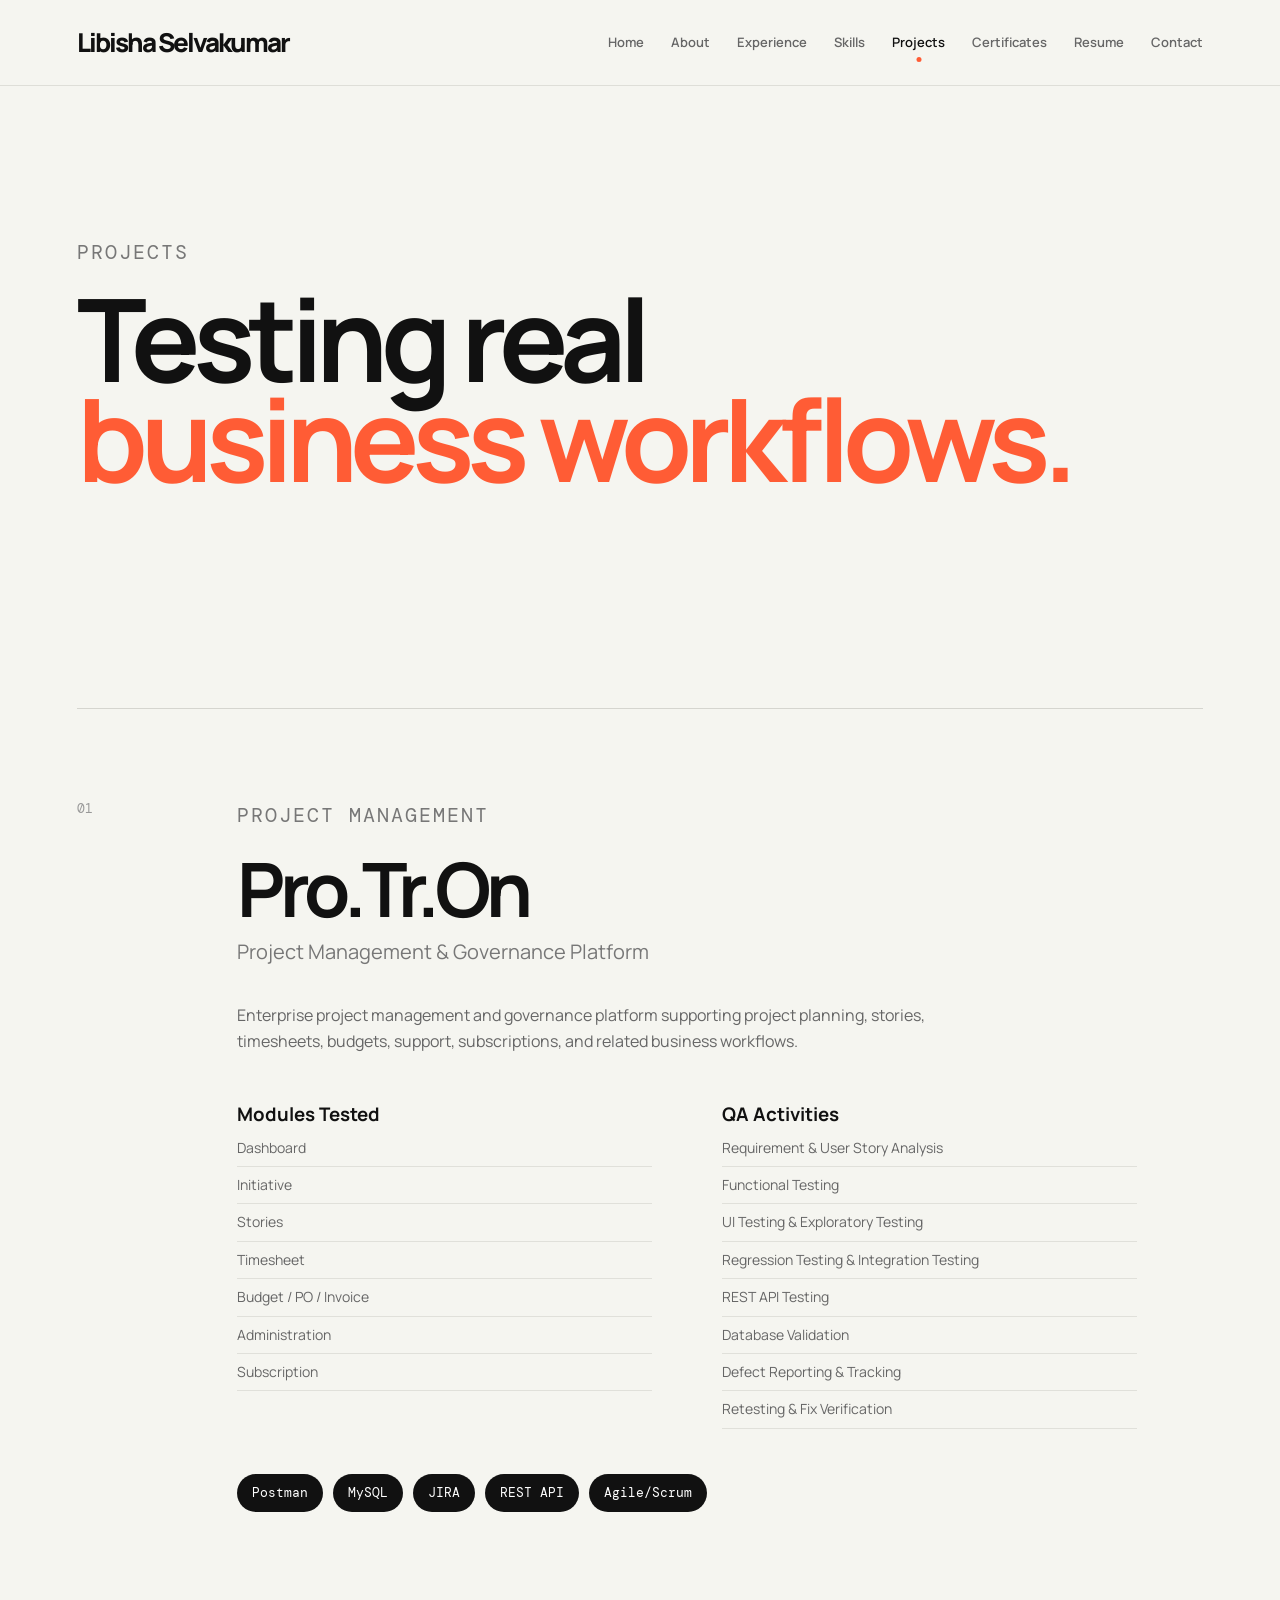
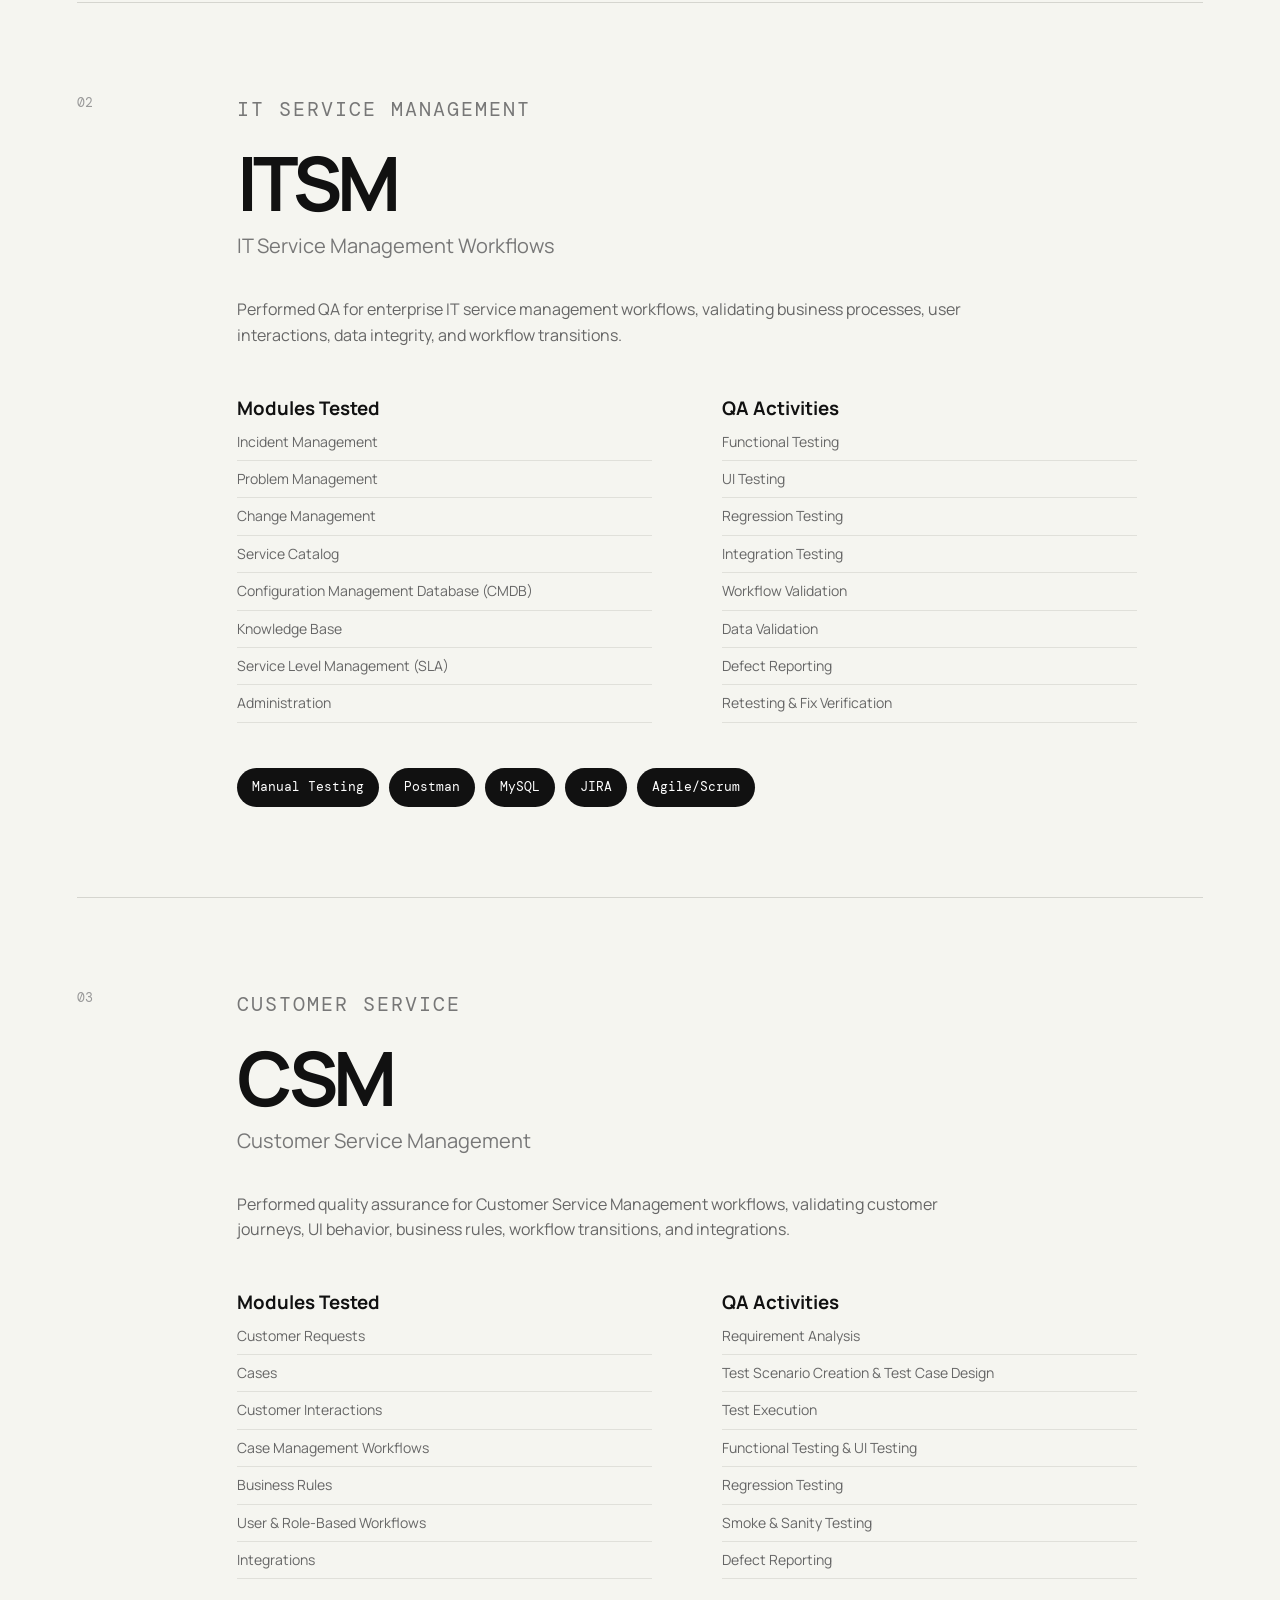
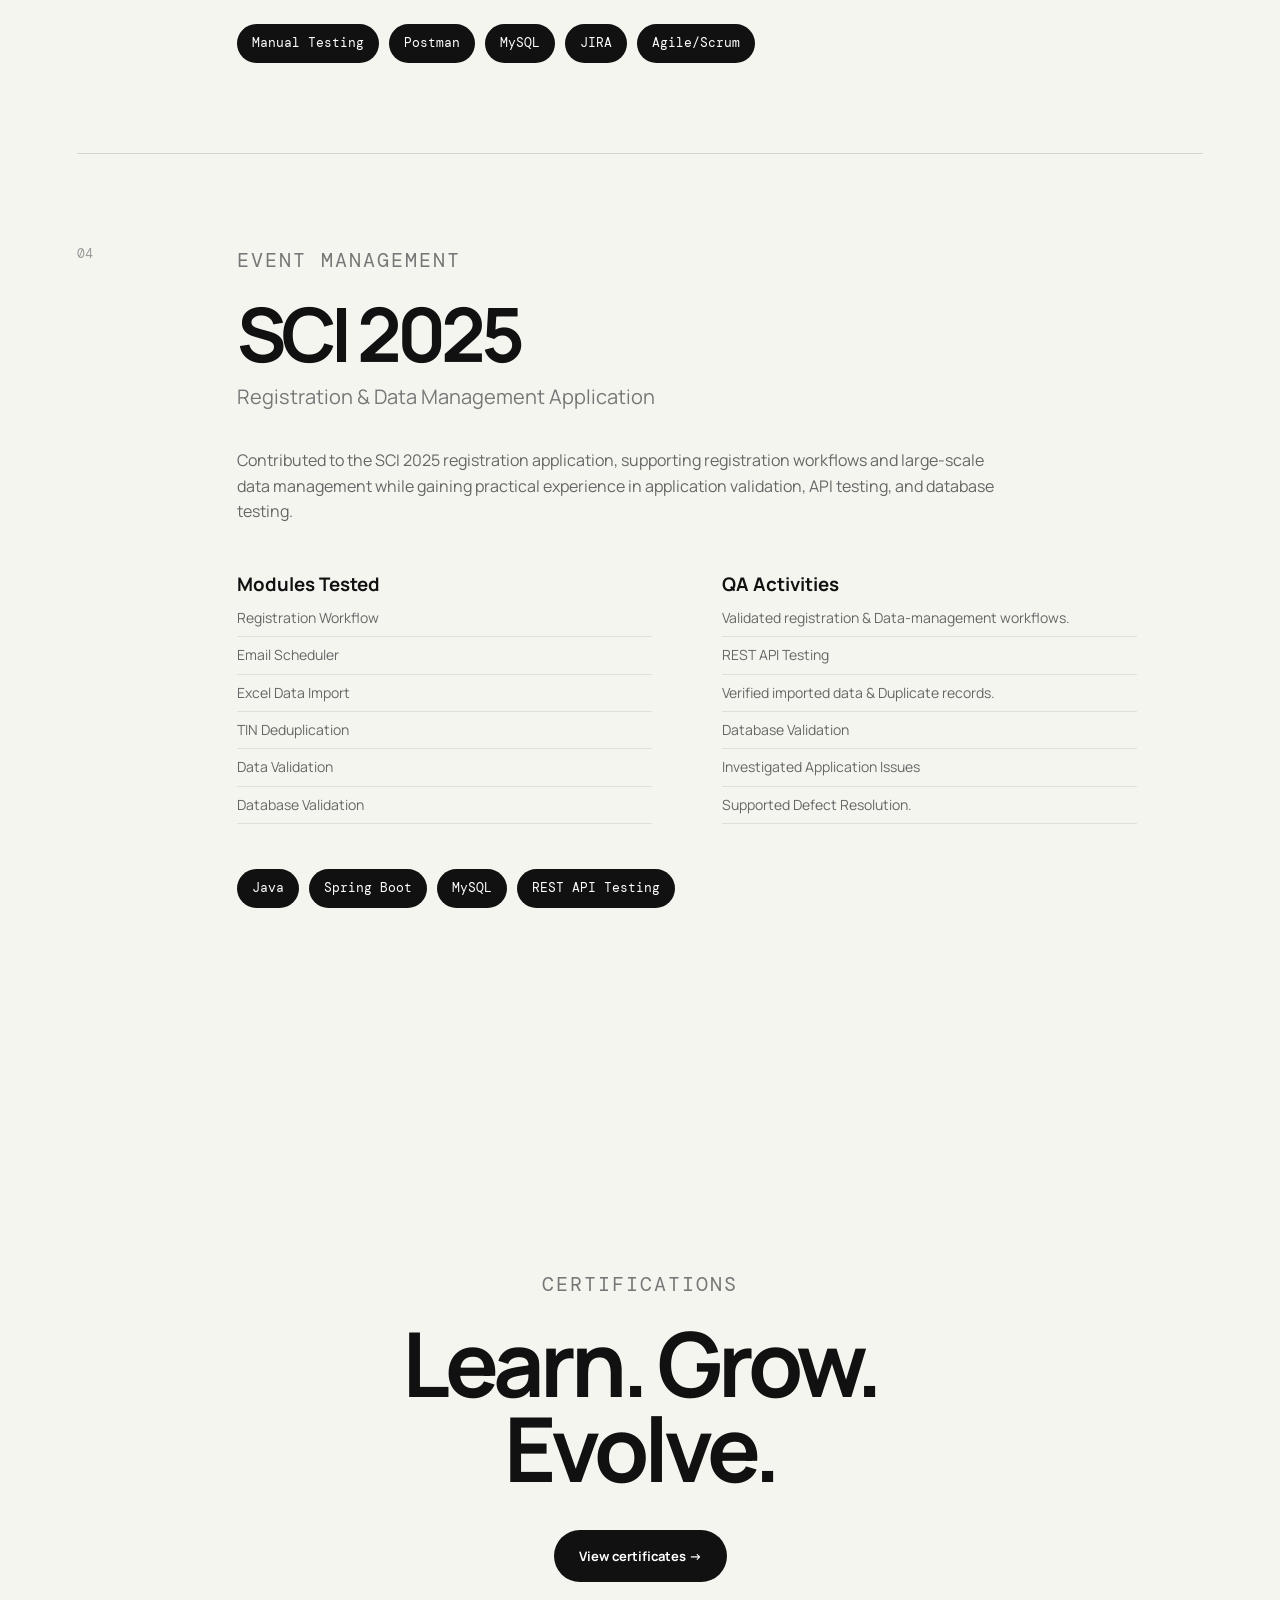
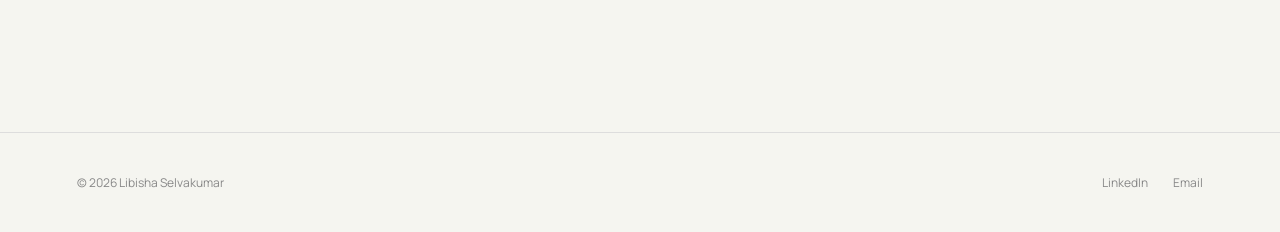
<file: projects.html>
<!DOCTYPE html>
<html lang="en">

<head>

    <meta charset="UTF-8">
    <meta name="viewport" content="width=device-width, initial-scale=1.0">

    <title>Projects | Libisha Selvakumar</title>

    <link rel="stylesheet" href="css/style.css">

</head>


<body>

<header class="navbar">

    <a href="index.html" class="logo">Libisha Selvakumar</a>

    <nav id="navMenu">

        <a href="index.html">Home</a>
        <a href="about.html">About</a>
        <a href="experience.html">Experience</a>
        <a href="skills.html">Skills</a>
        <a href="projects.html" class="active">Projects</a>
        <a href="artifacts.html">Certificates</a>
        <a href="resume.html">Resume</a>
        <a href="contact.html">Contact</a>

    </nav>

    <button class="menu-toggle" onclick="toggleMenu()">☰</button>

</header>


<main>

<section class="page-hero">

    <p class="eyebrow">PROJECTS</p>

    <h1>
        Testing real<br>
        <span>business workflows.</span>
    </h1>

</section>


<section class="section">


    <!-- PROTRON -->

    <article class="case-study" id="protron">

        <div class="case-number">01</div>

        <div class="case-content">

            <p class="eyebrow">PROJECT MANAGEMENT</p>

            <h2>Pro.Tr.On</h2>

            <p class="case-subtitle">
                Project Management & Governance Platform
            </p>


            <p>
                Enterprise project management and governance platform supporting project planning, stories, timesheets, budgets, support, subscriptions, and related business workflows.
            </p>


            <div class="case-columns">

                <div>

                    <h3>Modules Tested</h3>

                    <ul>
                        <li>Dashboard</li>
                        <li>Initiative</li>
                        <li>Stories</li>
                        <li>Timesheet</li>
                        <li>Budget / PO / Invoice</li>
                        <li>Administration</li>
                        <li>Subscription</li>
                        
                        
                    </ul>

                </div>


                <div>

                    <h3>QA Activities</h3>

                    <ul>
                        <li>Requirement & User Story Analysis</li>
                        <li>Functional Testing</li>
                        <li>UI Testing & Exploratory Testing</li>
                        <li>Regression Testing & Integration Testing</li>
                        <li>REST API Testing</li>
                        <li>Database Validation</li>
                        <li>Defect Reporting & Tracking</li>
                        <li>Retesting & Fix Verification</li>
                    </ul>

                </div>

            </div>


            <div class="tech-strip">

                <span>Postman</span>
                <span>MySQL</span>
                <span>JIRA</span>
                <span>REST API</span>
                <span>Agile/Scrum</span>

            </div>

        </div>

    </article>


    <!-- ITSM -->

    <article class="case-study" id="itsm">

        <div class="case-number">02</div>

        <div class="case-content">

            <p class="eyebrow">IT SERVICE MANAGEMENT</p>

            <h2>ITSM</h2>

            <p class="case-subtitle">
                IT Service Management Workflows
            </p>


            <p>
               Performed QA for enterprise IT service management workflows, validating business processes, user interactions, data integrity, and workflow transitions.
            </p>


            <div class="case-columns">

                <div>

                    <h3>Modules Tested</h3>

                    <ul>
                        <li>Incident Management</li>
                        <li>Problem Management</li>
                        <li>Change Management</li>
                        <li>Service Catalog</li>
                        <li>Configuration Management Database (CMDB)</li>
                        <li>Knowledge Base</li>
                        <li>Service Level Management (SLA)</li>
                        <li>Administration</li>
                    </ul>

                </div>


                <div>

                    <h3>QA Activities</h3>

                    <ul>
                        <li>Functional Testing</li>
                        <li>UI Testing</li>
                        <li>Regression Testing</li>
                        <li>Integration Testing</li>
                        <li>Workflow Validation</li>
                        <li>Data Validation</li>
                        <li>Defect Reporting</li>
                        <li>Retesting & Fix Verification</li>
                    </ul>

                </div>

            </div>


            <div class="tech-strip">

                <span>Manual Testing</span>
                <span>Postman</span>
                <span>MySQL</span>
                <span>JIRA</span>
                <span>Agile/Scrum</span>

            </div>

        </div>

    </article>


    <!-- CSM -->

    <article class="case-study" id="csm">

        <div class="case-number">03</div>

        <div class="case-content">

            <p class="eyebrow">CUSTOMER SERVICE</p>

            <h2>CSM</h2>

            <p class="case-subtitle">
                Customer Service Management
            </p>


            <p>
                Performed quality assurance for Customer Service Management workflows, validating customer journeys, UI behavior, business rules, workflow transitions, and integrations.
            </p>


            <div class="case-columns">

                <div>

                    <h3>Modules Tested</h3>

                    <ul>
                        <li>Customer Requests</li>
                        <li>Cases</li>
                        <li>Customer Interactions</li>
                        <li>Case Management Workflows</li>
                        <li>Business Rules</li>
                        <li>User & Role-Based Workflows</li>
                        <li>Integrations</li>
                    </ul>

                </div>


                <div>

                    <h3>QA Activities</h3>

                    <ul>
                        <li>Requirement Analysis</li>
                        <li>Test Scenario Creation & Test Case Design</li>
                        <li>Test Execution</li>
                        <li>Functional Testing & UI Testing</li>
                        <li>Regression Testing</li>
                        <li>Smoke & Sanity Testing</li>
                        <li>Defect Reporting</li>
                    </ul>

                </div>

            </div>


            <div class="tech-strip">

                <span>Manual Testing</span>
                <span>Postman</span>
                <span>MySQL</span>
                <span>JIRA</span>
                <span>Agile/Scrum</span>

            </div>

        </div>

    </article>


    <!-- SCI -->

    <article class="case-study" id="sci">

        <div class="case-number">04</div>

        <div class="case-content">

            <p class="eyebrow">EVENT MANAGEMENT</p>

            <h2>SCI 2025</h2>

            <p class="case-subtitle">
                Registration & Data Management Application
            </p>


            <p>
                Contributed to the SCI 2025 registration application, supporting registration workflows and large-scale data management while gaining practical experience in application validation, API testing, and database testing.
            </p>


            <div class="case-columns">

                <div>

                    <h3>Modules Tested</h3>

                    <ul>
                        <li>Registration Workflow</li>
                        <li>Email Scheduler</li>
                        <li>Excel Data Import</li>
                        <li>TIN Deduplication</li>
                        <li>Data Validation</li>
                        <li>Database Validation</li>
                    </ul>

                </div>


                <div>

                    <h3>QA Activities</h3>

                    <ul>
                        <li>Validated registration & Data-management workflows.</li>
                        <li>REST API Testing</li>
                        <li>Verified imported data & Duplicate records.</li>
                        <li>Database Validation</li>
                        <li>Investigated Application Issues</li>
                        <li>Supported Defect Resolution.</li>
                    </ul>

                </div>

            </div>


            <div class="tech-strip">

                <span>Java</span>
                <span>Spring Boot</span>
                <span>MySQL</span>
                <span>REST API Testing</span>

            </div>

        </div>

    </article>

</section>


<section class="cta-section">

    <p class="eyebrow">CERTIFICATIONS</p>

    <h2>
        Learn. Grow.
<br>
        Evolve.
    </h2>

    <a href="artifacts.html" class="btn primary-btn">
        View certificates →
    </a>

</section>

</main>


<footer>

    <p>© <span id="year"></span> Libisha Selvakumar</p>

    <div>

        <a href="https://www.linkedin.com/in/libisha-s-/" target="_blank">
            LinkedIn
        </a>

        <a href="mailto:libishaselvakumar123@gmail.com">
            Email
        </a>

    </div>

</footer>


<script src="js/script.js"></script>

</body>

</html>
</file>
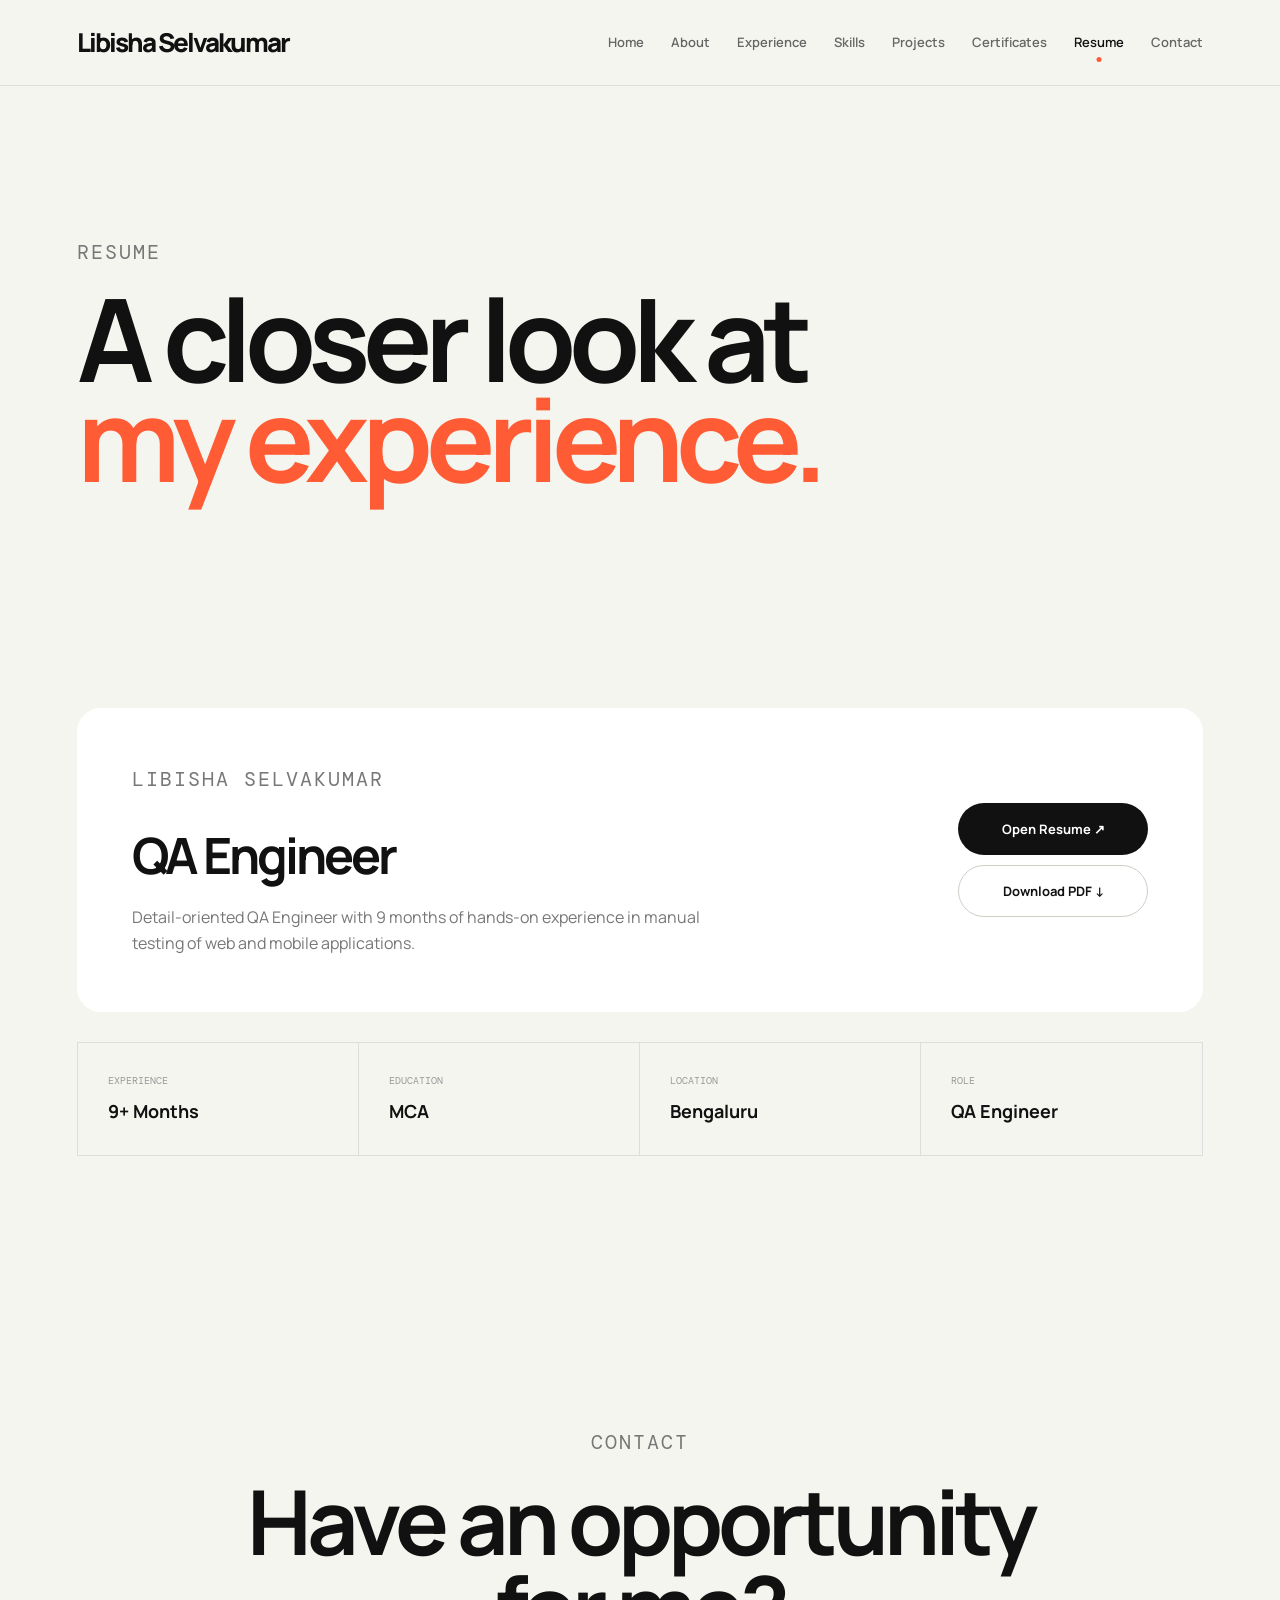
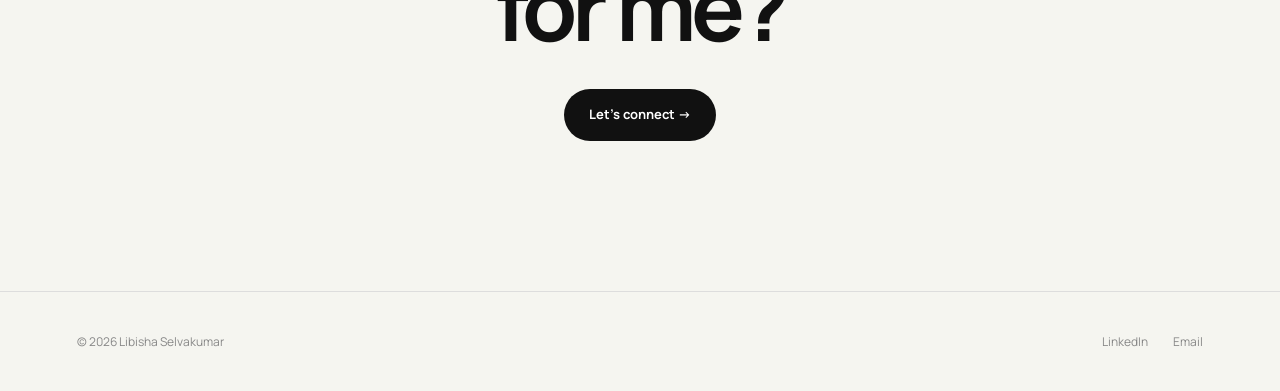
<file: resume.html>
<!DOCTYPE html>
<html lang="en">

<head>

    <meta charset="UTF-8">
    <meta name="viewport" content="width=device-width, initial-scale=1.0">

    <title>Resume | Libisha Selvakumar</title>

    <link rel="stylesheet" href="css/style.css">

</head>


<body>

<header class="navbar">

    <a href="index.html" class="logo">Libisha Selvakumar</a>

    <nav id="navMenu">

        <a href="index.html">Home</a>
        <a href="about.html">About</a>
        <a href="experience.html">Experience</a>
        <a href="skills.html">Skills</a>
        <a href="projects.html">Projects</a>
        <a href="artifacts.html">Certificates</a>
        <a href="resume.html" class="active">Resume</a>
        <a href="contact.html">Contact</a>

    </nav>

    <button class="menu-toggle" onclick="toggleMenu()">☰</button>

</header>


<main>

<section class="page-hero">

    <p class="eyebrow">RESUME</p>

    <h1>
        A closer look at<br>
        <span>my experience.</span>
    </h1>

</section>


<section class="section resume-section">

    <div class="resume-card">

        <div>

            <p class="eyebrow">LIBISHA SELVAKUMAR</p>

            <h2>QA Engineer</h2>

            <p>
                Detail-oriented QA Engineer with 9 months of hands-on
                experience in manual testing of web and mobile
                applications.
            </p>

        </div>


        <div class="resume-links">

            <a href="assets/Resume.pdf"
               target="_blank"
               class="btn primary-btn">
                Open Resume ↗
            </a>

            <a href="assets/Resume.pdf"
               download
               class="btn secondary-btn">
                Download PDF ↓
            </a>

        </div>

    </div>


    <div class="resume-summary-grid">

        <div>

            <span>EXPERIENCE</span>

            <strong>9+ Months</strong>

        </div>


        <div>

            <span>EDUCATION</span>

            <strong>MCA</strong>

        </div>


        <div>

            <span>LOCATION</span>

            <strong>Bengaluru</strong>

        </div>


        <div>

            <span>ROLE</span>

            <strong>QA Engineer</strong>

        </div>

    </div>

</section>


<section class="cta-section">

    <p class="eyebrow">CONTACT</p>

    <h2>
        Have an opportunity<br>
        for me?
    </h2>

    <a href="contact.html" class="btn primary-btn">
        Let's connect →
    </a>

</section>

</main>


<footer>

    <p>© <span id="year"></span> Libisha Selvakumar</p>

    <div>

        <a href="https://www.linkedin.com/in/libisha-s-/" target="_blank">
            LinkedIn
        </a>

        <a href="mailto:libishaselvakumar123@gmail.com">
            Email
        </a>

    </div>

</footer>


<script src="js/script.js"></script>

</body>

</html>
</file>
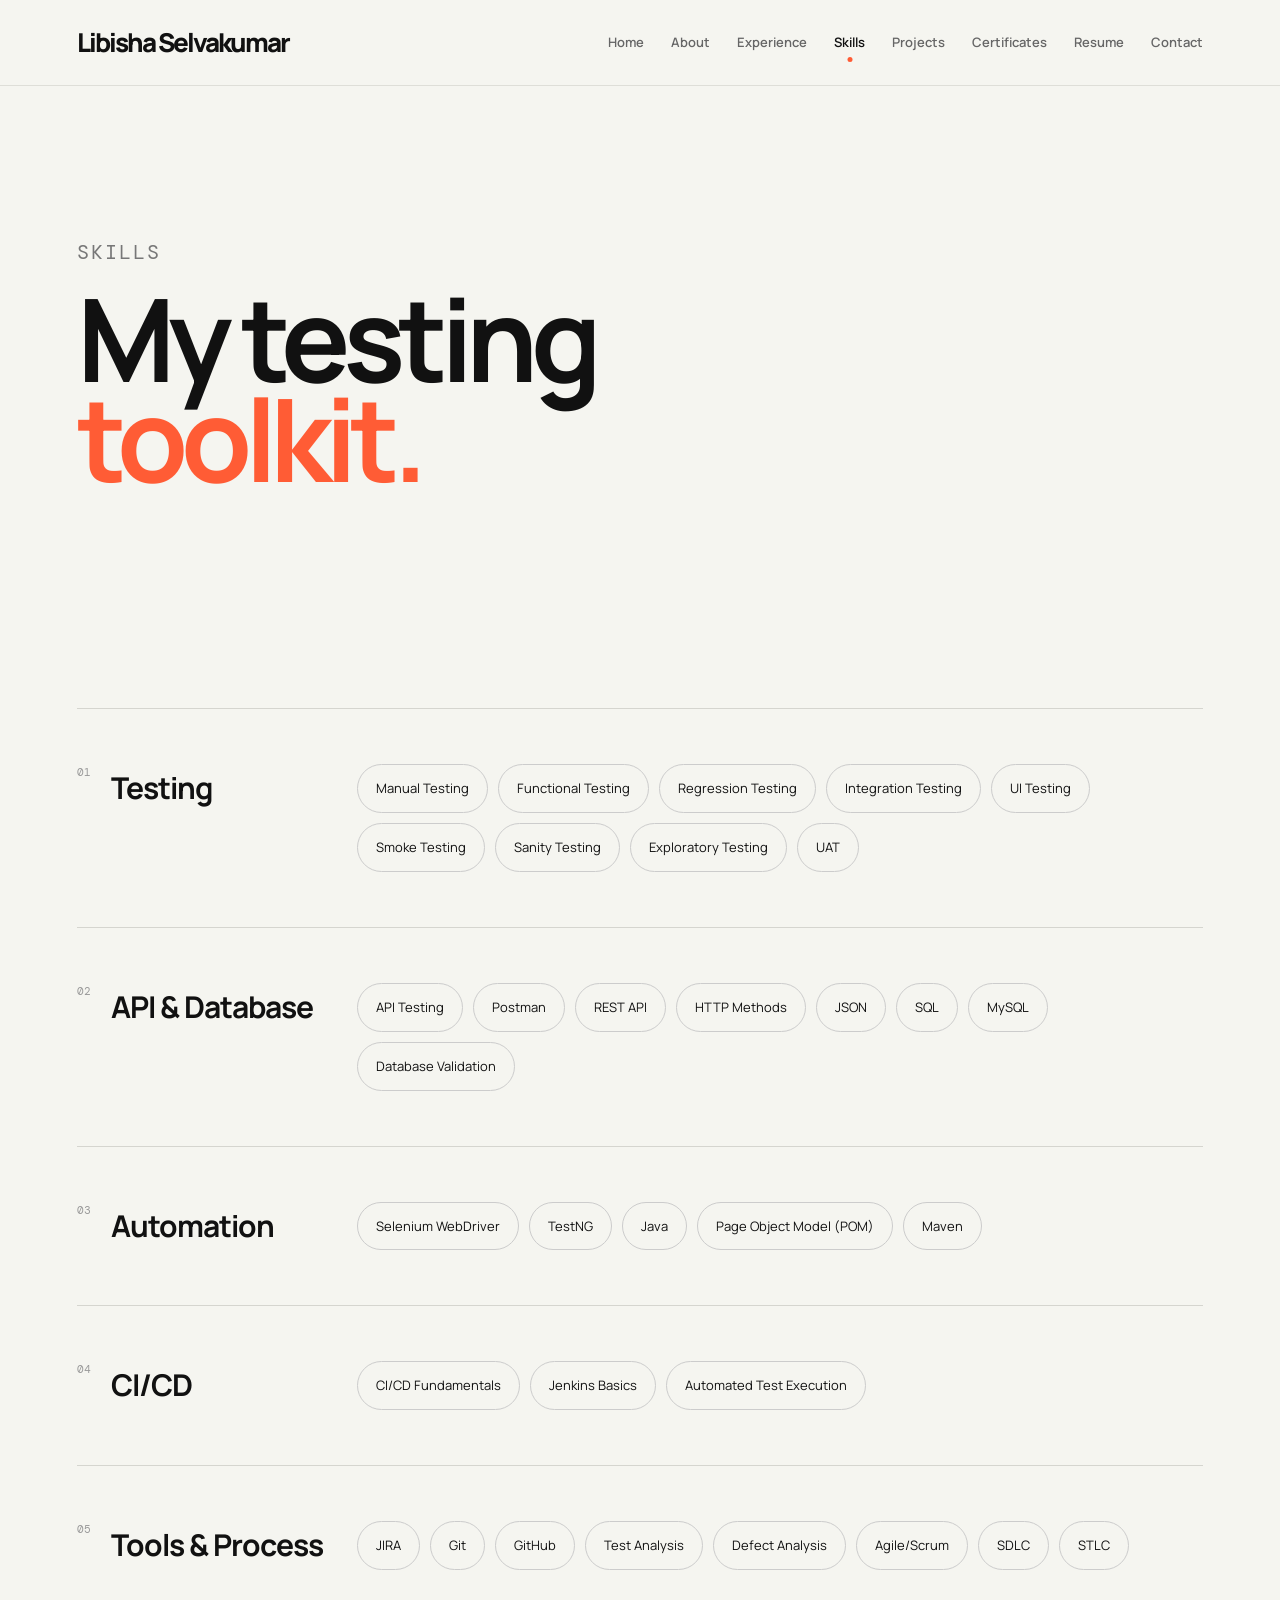
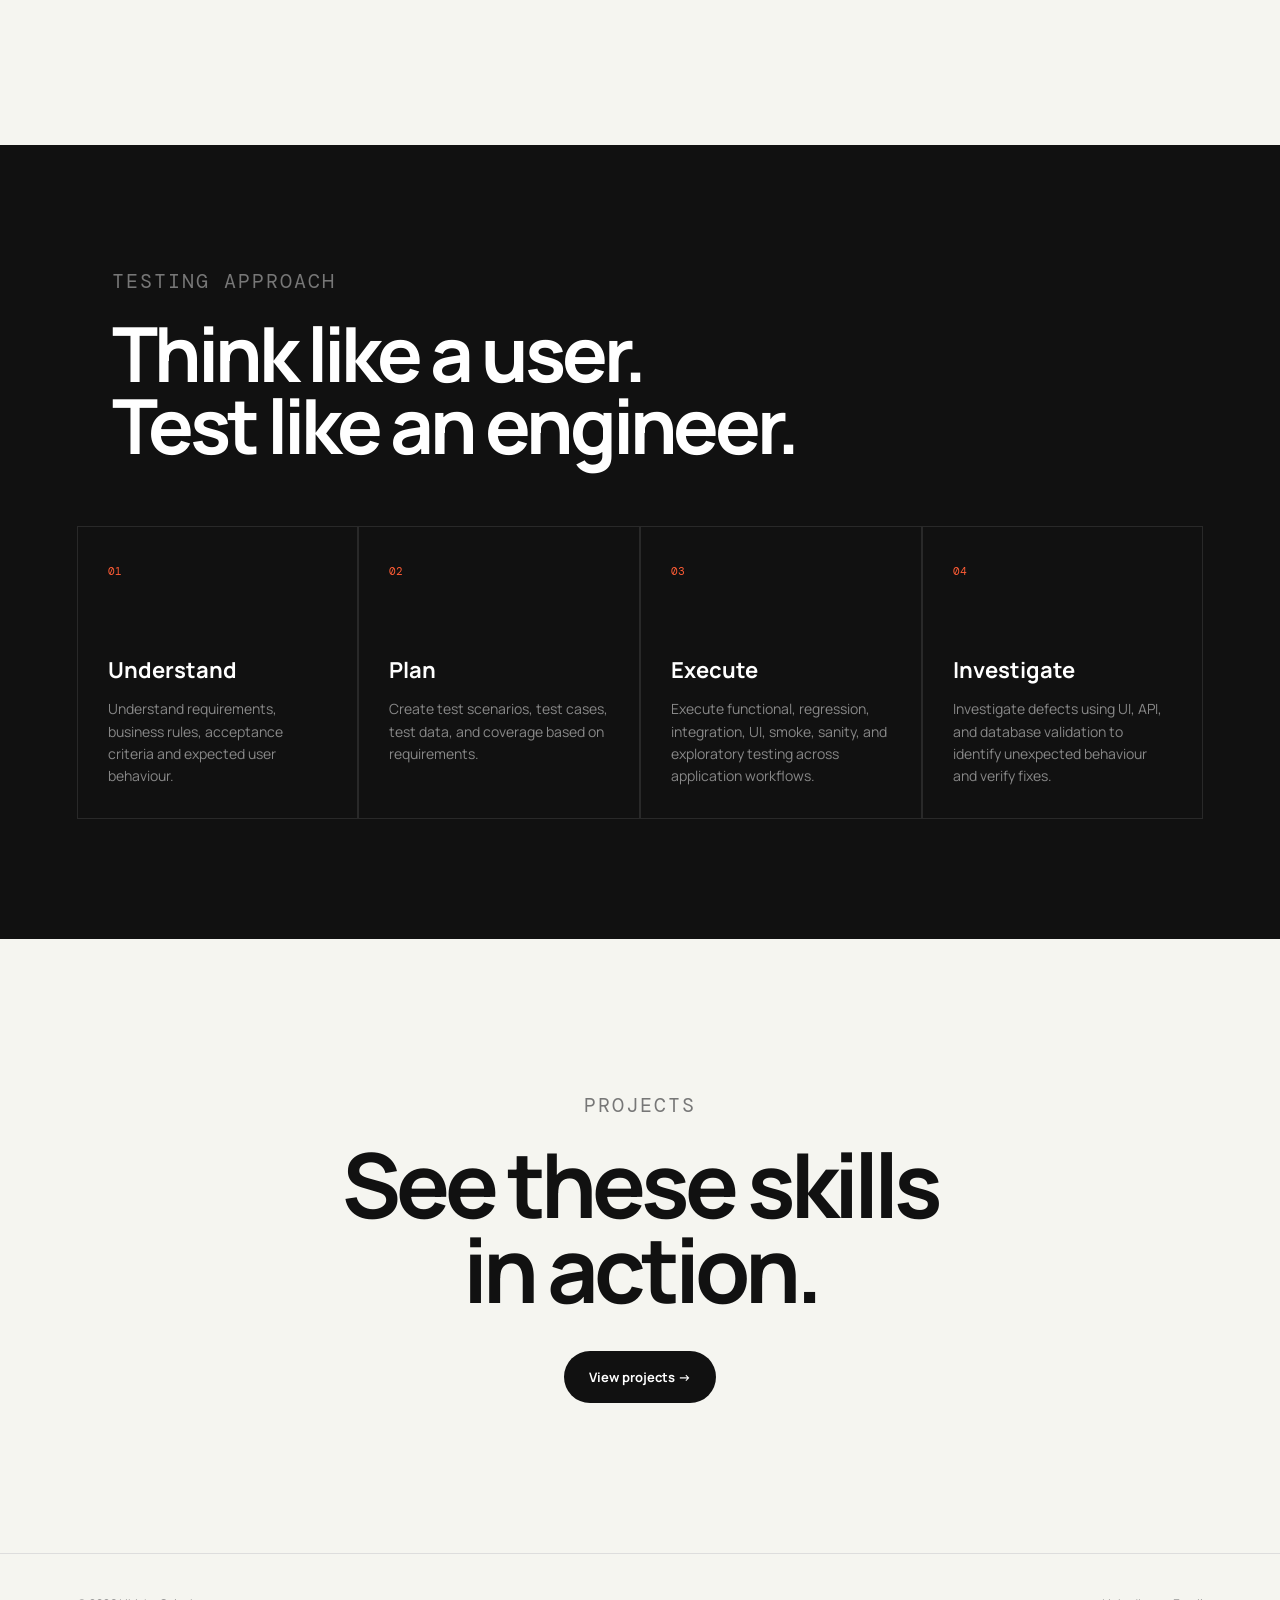
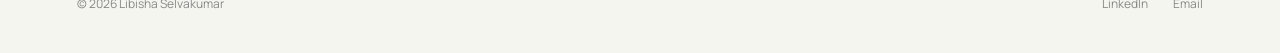
<file: skills.html>
<!DOCTYPE html>
<html lang="en">

<head>

    <meta charset="UTF-8">
    <meta name="viewport" content="width=device-width, initial-scale=1.0">

    <title>Skills | Libisha Selvakumar</title>

    <link rel="stylesheet" href="css/style.css">

</head>


<body>

<header class="navbar">

    <a href="index.html" class="logo">Libisha Selvakumar</a>

    <nav id="navMenu">

        <a href="index.html">Home</a>
        <a href="about.html">About</a>
        <a href="experience.html">Experience</a>
        <a href="skills.html" class="active">Skills</a>
        <a href="projects.html">Projects</a>
        <a href="artifacts.html">Certificates</a>
        <a href="resume.html">Resume</a>
        <a href="contact.html">Contact</a>

    </nav>

    <button class="menu-toggle" onclick="toggleMenu()">☰</button>

</header>


<main>

<section class="page-hero">

    <p class="eyebrow">SKILLS</p>

    <h1>
        My testing<br>
        <span>toolkit.</span>
    </h1>

</section>


<section class="section">

    <div class="skill-category">

        <div class="skill-title">
            <span>01</span>
            <h2>Testing</h2>
        </div>

        <div class="skill-tags">

            <span>Manual Testing</span>
            <span>Functional Testing</span>
            <span>Regression Testing</span>
            <span>Integration Testing</span>
            <span>UI Testing</span>
            <span>Smoke Testing</span>
            <span>Sanity Testing</span>
            <span>Exploratory Testing</span>
            <span>UAT</span>

        </div>

    </div>


    <div class="skill-category">

        <div class="skill-title">
            <span>02</span>
            <h2>API & Database</h2>
        </div>

        <div class="skill-tags">
            <span>API Testing</span>
            <span>Postman</span>
            <span>REST API</span>
            <span>HTTP Methods</span>
            <span>JSON</span>
            <span>SQL</span>
            <span>MySQL</span>
            <span>Database Validation</span>

        </div>

    </div>


    <div class="skill-category">

        <div class="skill-title">
            <span>03</span>
            <h2>Automation</h2>
        </div>

        <div class="skill-tags">

            <span>Selenium WebDriver</span>
            <span>TestNG</span>
            <span>Java</span>
            <span>Page Object Model (POM)</span>
            <span> Maven</span>
            

        </div>

    </div>
<div class="skill-category">

        <div class="skill-title">
            <span>04</span>
            <h2>CI/CD</h2>
        </div>

        <div class="skill-tags">

            <span>CI/CD Fundamentals</span>
            <span>Jenkins Basics</span>

            <span>Automated Test Execution</span>
    
            
        </div>
        </div>

    <div class="skill-category">

        <div class="skill-title">
            <span>05</span>
            <h2>Tools & Process</h2>
        </div>

        <div class="skill-tags">

            <span>JIRA</span>
            <span>Git</span>

            <span>GitHub</span>
    
            <span>Test Analysis</span>
            <span>Defect Analysis</span>
            <span>Agile/Scrum</span>
            <span>SDLC</span>
            <span>STLC</span>

        </div>

    </div>

</section>


<section class="dark-section">

    <div class="section">

        <div class="section-heading light-heading">

            <span class="section-number"></span>

            <div>

                <p class="eyebrow">TESTING APPROACH</p>

                <h2>
                    Think like a user.<br>
                    <span>Test like an engineer.</span>
                </h2>

            </div>

        </div>


        <div class="approach-grid">

            <div>
                <span>01</span>
                <h3>Understand</h3>
                <p>
                    Understand requirements, business rules, acceptance criteria and expected user behaviour.
                </p>
            </div>

            <div>
                <span>02</span>
                <h3>Plan</h3>
                <p>
                    Create test scenarios, test cases, test data, and coverage based on requirements.
                </p>
            </div>

            <div>
                <span>03</span>
                <h3>Execute</h3>
                <p>
                    Execute functional, regression, integration, UI, smoke, sanity, and exploratory testing across application workflows.
                </p>
            </div>

            <div>
                <span>04</span>
                <h3>Investigate</h3>
                <p>
                    Investigate defects using UI, API, and database validation to identify unexpected behaviour and verify fixes.
                </p>
            </div>

        </div>

    </div>

</section>


<section class="cta-section">

    <p class="eyebrow">PROJECTS</p>

    <h2>
        See these skills<br>
        in action.
    </h2>

    <a href="projects.html" class="btn primary-btn">
        View projects →
    </a>

</section>

</main>


<footer>

    <p>© <span id="year"></span> Libisha Selvakumar</p>

    <div>

        <a href="https://www.linkedin.com/in/libisha-s-/" target="_blank">
            LinkedIn
        </a>

        <a href="mailto:libishaselvakumar123@gmail.com">
            Email
        </a>

    </div>

</footer>


<script src="js/script.js"></script>

</body>

</html>
</file>
<file: css/style.css>
@import url('https://fonts.googleapis.com/css2?family=DM+Mono:wght@400;500&family=Manrope:wght@400;500;600;700;800&display=swap');


/* =========================================
   RESET
========================================= */

* {
    margin: 0;
    padding: 0;
    box-sizing: border-box;
}


html {
    scroll-behavior: smooth;
}


body {
    font-family: "Manrope", sans-serif;
    background: #f5f5f0;
    color: #111111;
    line-height: 1.6;
}


a {
    color: inherit;
    text-decoration: none;
}


button {
    font-family: inherit;
}


/* =========================================
   NAVBAR
========================================= */

.navbar {
    height: 86px;

    padding: 0 6vw;

    display: flex;
    align-items: center;
    justify-content: space-between;

    border-bottom: 1px solid #deded8;

    background: rgba(245, 245, 240, 0.92);

    position: sticky;
    top: 0;

    z-index: 1000;

    backdrop-filter: blur(15px);
}


.logo {
    font-size: 26px;
    font-weight: 800;
    letter-spacing: -2px;
}


.logo span {
    color: #ff5c35;
}


.navbar nav {
    display: flex;
    gap: 27px;
}


.navbar nav a {
    font-size: 13px;
    font-weight: 600;

    color: #666;

    position: relative;

    transition: 0.25s ease;
}


.navbar nav a:hover,
.navbar nav a.active {
    color: #111;
}


.navbar nav a.active::after {
    content: "";

    position: absolute;

    width: 5px;
    height: 5px;

    background: #ff5c35;

    border-radius: 50%;

    bottom: -9px;
    left: 50%;

    transform: translateX(-50%);
}


.menu-toggle {
    display: none;

    border: none;
    background: none;

    font-size: 25px;

    cursor: pointer;
}


/* =========================================
   COMMON
========================================= */

.eyebrow {
    font-family: "DM Mono", monospace;

    font-size: 20px;

    letter-spacing: 2px;

    color: #777;

    margin-bottom: 20px;
}


.section {
    width: min(1200px, 88%);

    margin: auto;

    padding: 120px 0;
}


.section-heading {
    display: flex;

    gap: 35px;

    margin-bottom: 65px;
}


.section-number {
    font-family: "DM Mono", monospace;

    font-size: 17px;

    color: #999;
}


.section-heading h2 {
    font-size: clamp(42px, 6vw, 76px);

    line-height: 0.95;

    letter-spacing: -4px;
}


.btn {
    display: inline-flex;

    align-items: center;
    justify-content: center;

    min-height: 52px;

    padding: 0 25px;

    border-radius: 100px;

    font-size: 13px;

    font-weight: 700;

    transition: 0.25s ease;
}


.primary-btn {
    background: #111;
    color: white;
}


.primary-btn:hover {
    background: #ff5c35;

    transform: translateY(-3px);
}


.secondary-btn {
    border: 1px solid #cfcfc8;
    background: transparent;
}


.secondary-btn:hover {
    border-color: #111;

    transform: translateY(-3px);
}


/* =========================================
   HERO
========================================= */

.hero {
    width: min(1200px, 88%);

    min-height: calc(100vh - 86px);

    margin: auto;

    display: grid;

    grid-template-columns: 1.4fr 0.6fr;

    align-items: center;

    gap: 80px;
}


.hero h1 {
    font-size: clamp(60px, 9vw, 125px);

    line-height: 0.86;

    letter-spacing: -8px;

    margin-bottom: 40px;
}


.hero h1 span {
    color: #ff5c35;
}


.hero-description {
    max-width: 580px;

    color: #666;

    font-size: 17px;

    margin-bottom: 35px;
}


.hero-buttons {
    display: flex;

    gap: 12px;

    flex-wrap: wrap;
}


/* =========================================
   HERO CARD
========================================= */

.hero-card {
    background: #111;

    color: white;

    border-radius: 24px;

    padding: 35px;

    min-height: 420px;

    display: flex;

    flex-direction: column;

    justify-content: center;

    box-shadow: 0 25px 70px rgba(0,0,0,0.12);
}


.status {
    font-family: "DM Mono", monospace;

    font-size: 11px;

    color: #bbb;

    margin-bottom: 60px;
}


.status-dot {
    width: 8px;
    height: 8px;

    background: #6ee7a8;

    border-radius: 50%;

    display: inline-block;

    margin-right: 8px;
}


.hero-card-number {
    font-size: 90px;

    font-weight: 800;

    line-height: 1;

    letter-spacing: -6px;
}


.hero-card-number span {
    color: #ff5c35;

    font-size: 45px;
}


.hero-card p {
    color: #999;

    margin-top: 10px;
}


.hero-card-line {
    height: 1px;

    background: #333;

    margin: 40px 0 25px;
}


.mini-grid {
    display: grid;

    grid-template-columns: 1fr 1fr;

    gap: 20px;
}


.mini-grid div {
    display: flex;

    flex-direction: column;
}


.mini-grid strong {
    font-family: "DM Mono", monospace;

    font-size: 11px;
}


.mini-grid span {
    font-size: 12px;

    color: #888;
}


/* =========================================
   FEATURE CARDS
========================================= */

.feature-grid {
    display: grid;

    grid-template-columns: repeat(4, 1fr);

    border-top: 1px solid #d8d8d2;

    border-left: 1px solid #d8d8d2;
}


.feature-card {
    padding: 35px;

    min-height: 320px;

    border-right: 1px solid #d8d8d2;

    border-bottom: 1px solid #d8d8d2;

    transition: 0.3s ease;
}


.feature-card:hover {
    background: #fff;

    transform: translateY(-5px);
}


.feature-number {
    font-family: "DM Mono", monospace;

    font-size: 17px;

    color: #999;
}


.feature-card h3 {
    margin-top: 100px;

    font-size: 23px;

    letter-spacing: -1px;
}


.feature-card p {
    color: #777;

    font-size: 14px;

    margin-top: 12px;
}


/* =========================================
   DARK SECTION
========================================= */

.dark-section {
    background: #111;

    color: white;
}


.light-heading .eyebrow,
.light-heading .section-number {
    color: #777;
}


.project-preview-grid {
    display: grid;

    grid-template-columns: 1fr 1fr;
}


.project-preview {
    min-height: 330px;

    padding: 35px;

    border: 1px solid #292929;

    position: relative;

    transition: 0.3s ease;
}


.project-preview:hover {
    background: #1b1b1b;

    transform: scale(0.99);
}


.project-top {
    display: flex;

    justify-content: space-between;

    font-family: "DM Mono", monospace;

    font-size: 15px;

    color: #777;
}


.project-preview h3 {
    font-size: 52px;

    letter-spacing: -3px;

    margin-top: 90px;
}


.project-preview p {
    color: #888;

    margin-top: 5px;
}


.project-arrow {
    position: absolute;

    right: 35px;

    bottom: 30px;

    font-size: 30px;

    color: #ff5c35;
}


/* =========================================
   CTA
========================================= */

.cta-section {
    text-align: center;

    padding: 150px 20px;
}


.cta-section h2 {
    font-size: clamp(48px, 7vw, 90px);

    line-height: 0.95;

    letter-spacing: -5px;

    margin-bottom: 40px;
}


/* =========================================
   PAGE HERO
========================================= */

.page-hero {
    width: min(1200px, 88%);

    margin: auto;

    padding: 150px 0 100px;
}


.page-hero h1 {
    font-size: clamp(65px, 9vw, 120px);

    line-height: 0.87;

    letter-spacing: -7px;
}


.page-hero h1 span {
    color: #ff5c35;
}


/* =========================================
   ABOUT
========================================= */

.about-layout {
    display: grid;

    grid-template-columns: 1.4fr 0.6fr;

    gap: 100px;
}


.large-text {
    font-size: 28px !important;

    color: #222 !important;

    line-height: 1.3;
}


.about-layout p {
    max-width: 720px;

    color: #666;

    font-size: 16px;

    margin-bottom: 25px;
}


.info-card {
    background: #fff;

    padding: 35px;

    border-radius: 20px;

    height: fit-content;
}


.info-row {
    display: flex;

    justify-content: space-between;

    gap: 20px;

    padding: 18px 0;

    border-bottom: 1px solid #ddd;
}


.info-row span {
    color: #888;

    font-size: 13px;
}


.info-row strong {
    font-size: 13px;
}


.light-section {
    background: #ebece7;
}


.timeline {
    border-left: 1px solid #ccc;
}


.timeline-item {
    display: grid;

    grid-template-columns: 180px 1fr;

    gap: 40px;

    padding: 45px 0 45px 35px;

    border-bottom: 1px solid #d2d2cc;
}


.timeline-item > span {
    font-family: "DM Mono", monospace;

    color: #888;

    font-size: 11px;
}


.timeline-item h3 {
    font-size: 25px;

    margin-bottom: 8px;
}


.timeline-item p {
    color: #777;

    margin-bottom: 8px;
}


/* =========================================
   EXPERIENCE
========================================= */

.experience-card {
    background: white;

    border-radius: 24px;

    padding: 50px;

    margin-bottom: 30px;

    border: 1px solid #ddd;

    transition: 0.3s ease;
}


.experience-card:hover {
    transform: translateY(-5px);

    box-shadow: 0 20px 50px rgba(0,0,0,0.07);
}


.experience-header {
    display: flex;

    justify-content: space-between;

    gap: 40px;

    padding-bottom: 35px;

    border-bottom: 1px solid #ddd;
}


.experience-header h2 {
    font-size: 36px;

    letter-spacing: -2px;
}


.experience-header h3 {
    color: #777;

    font-weight: 500;

    margin-top: 5px;
}


.experience-date {
    font-family: "DM Mono", monospace;

    font-size: 11px;

    color: #888;

    white-space: nowrap;
}


.experience-body {
    padding-top: 35px;
}


.experience-body > p {
    color: #666;

    max-width: 800px;

    margin-bottom: 30px;
}


.check-list {
    list-style: none;

    display: grid;

    grid-template-columns: 1fr 1fr;

    gap: 14px 40px;
}


.check-list li {
    font-size: 14px;

    color: #555;

    padding-left: 25px;

    position: relative;
}


.check-list li::before {
    content: "✓";

    position: absolute;

    left: 0;

    color: #ff5c35;

    font-weight: bold;
}


/* =========================================
   SKILLS
========================================= */

.skill-category {
    display: grid;

    grid-template-columns: 280px 1fr;

    padding: 55px 0;

    border-top: 1px solid #d5d5cf;
}


.skill-title {
    display: flex;

    gap: 20px;
}


.skill-title span {
    font-family: "DM Mono", monospace;

    color: #999;

    font-size: 11px;
}


.skill-title h2 {
    font-size: 30px;

    letter-spacing: -1px;
}


.skill-tags {
    display: flex;

    gap: 10px;

    flex-wrap: wrap;
}


.skill-tags span {
    padding: 13px 18px;

    border: 1px solid #ccc;

    border-radius: 100px;

    font-size: 13px;

    transition: 0.2s ease;
}


.skill-tags span:hover {
    background: #111;

    color: white;

    border-color: #111;
}


.approach-grid {
    display: grid;

    grid-template-columns: repeat(4, 1fr);
}


.approach-grid > div {
    padding: 30px;

    border: 1px solid #292929;
}


.approach-grid span {
    font-family: "DM Mono", monospace;

    color: #ff5c35;

    font-size: 11px;
}


.approach-grid h3 {
    margin: 70px 0 10px;

    font-size: 22px;
}


.approach-grid p {
    color: #888;

    font-size: 14px;
}


/* =========================================
   PROJECT CASE STUDY
========================================= */

.case-study {
    display: grid;

    grid-template-columns: 120px 1fr;

    gap: 40px;

    padding: 90px 0;

    border-top: 1px solid #d5d5cf;
}


.case-number {
    font-family: "DM Mono", monospace;

    font-size: 13px;

    color: #999;
}


.case-content {
    max-width: 900px;
}


.case-content h2 {
    font-size: 75px;

    letter-spacing: -5px;

    line-height: 1;
}


.case-subtitle {
    font-size: 20px;

    color: #777;

    margin: 10px 0 35px;
}


.case-content > p:not(.eyebrow):not(.case-subtitle) {
    max-width: 760px;

    color: #666;

    font-size: 16px;

    margin-bottom: 45px;
}


.case-columns {
    display: grid;

    grid-template-columns: 1fr 1fr;

    gap: 70px;
}


.case-columns h4 {
    font-family: "DM Mono", monospace;

    font-size: 11px;

    letter-spacing: 1px;

    margin-bottom: 20px;
}


.case-columns ul {
    list-style: none;
}


.case-columns li {
    color: #666;

    font-size: 14px;

    padding: 7px 0;

    border-bottom: 1px solid #e0e0da;
}


.tech-strip {
    display: flex;

    gap: 10px;

    flex-wrap: wrap;

    margin-top: 45px;
}


.tech-strip span {
    background: #111;

    color: white;

    padding: 9px 15px;

    border-radius: 100px;

    font-family: "DM Mono", monospace;

    font-size: 13px;
}


/* =========================================
   ARTIFACTS
========================================= */

.artifact-grid {
    display: grid;

    grid-template-columns: repeat(3, 1fr);

    gap: 20px;
}


.artifact-card {
    background: white;

    min-height: 300px;

    padding: 15px;

    border: 1px solid #ddd;

    position: relative;

    transition: 0.3s ease;
}


.artifact-card:hover {
    transform: translateY(-7px);

    box-shadow: 0 20px 50px rgba(0,0,0,0.08);
}


.artifact-icon {
    font-family: "DM Mono", monospace;

    font-size: 12px;

    color: #ff5c35;
}


.artifact-card h3 {
    margin-top: 100px;

    font-size: 25px;
}


.artifact-card p {
    color: #777;

    font-size: 14px;

    margin-top: 10px;
}


.artifact-label {
    position: absolute;

    bottom: 25px;

    left: 35px;

    font-family: "DM Mono", monospace;

    font-size: 9px;

    color: #999;
}


.artifact-warning {
    font-size: clamp(50px, 7vw, 90px);

    line-height: 0.95;

    letter-spacing: -5px;

    margin-bottom: 30px;
}


.artifact-warning span {
    color: #ff5c35;
}


.dark-description {
    color: #888;

    max-width: 600px;
}


/* =========================================
   RESUME
========================================= */

.resume-card {
    background: white;

    border-radius: 24px;

    padding: 55px;

    display: flex;

    justify-content: space-between;

    align-items: center;

    gap: 50px;
}


.resume-card h2 {
    font-size: 50px;

    letter-spacing: -3px;

    margin-bottom: 10px;
}


.resume-card p:not(.eyebrow) {
    color: #777;

    max-width: 600px;
}


.resume-links {
    display: flex;

    flex-direction: column;

    gap: 10px;

    min-width: 190px;
}


.resume-summary-grid {
    display: grid;

    grid-template-columns: repeat(4, 1fr);

    margin-top: 30px;

    border: 1px solid #ddd;
}


.resume-summary-grid div {
    padding: 30px;

    border-right: 1px solid #ddd;
}


.resume-summary-grid div:last-child {
    border-right: none;
}


.resume-summary-grid span {
    display: block;

    font-family: "DM Mono", monospace;

    font-size: 10px;

    color: #999;

    margin-bottom: 8px;
}


.resume-summary-grid strong {
    font-size: 18px;
}


/* =========================================
   CONTACT
========================================= */

.contact-hero {
    width: min(1000px, 88%);

    margin: auto;

    padding: 160px 0 100px;
}


.contact-hero h1 {
    font-size: clamp(65px, 9vw, 120px);

    line-height: 0.87;

    letter-spacing: -7px;
}


.contact-hero h1 span {
    color: #ff5c35;
}


.contact-hero > p:last-child {
    color: #777;

    max-width: 500px;

    margin-top: 40px;

    font-size: 18px;
}


.contact-grid {
    display: grid;

    grid-template-columns: 1fr 1fr;

    gap: 20px;
}


.contact-card {
    background: white;

    border: 1px solid #ddd;

    border-radius: 20px;

    padding: 40px;

    min-height: 220px;

    position: relative;

    transition: 0.3s ease;
}


.contact-card:hover {
    transform: translateY(-6px);

    border-color: #111;
}


.contact-label {
    font-family: "DM Mono", monospace;

    font-size: 17px;

    color: #999;

    letter-spacing: 1px;
}


.contact-card h3 {
    margin-top: 65px;

    font-size: 21px;

    word-break: break-word;
}


.contact-arrow {
    position: absolute;

    right: 30px;

    bottom: 25px;

    color: #ff5c35;

    font-size: 25px;
}


.availability {
    display: flex;

    flex-wrap: wrap;

    gap: 12px;
}


.availability span {
    border: 1px solid #333;

    padding: 14px 20px;

    border-radius: 100px;

    font-size: 13px;

    color: #aaa;
}


/* =========================================
   FOOTER
========================================= */

footer {
    min-height: 100px;

    padding: 30px 6vw;

    display: flex;

    justify-content: space-between;

    align-items: center;

    border-top: 1px solid #ddd;

    color: #888;

    font-size: 12px;
}


footer div {
    display: flex;

    gap: 25px;
}


footer a:hover {
    color: #111;
}


/* =========================================
   RESPONSIVE
========================================= */

@media (max-width: 1000px) {

    .navbar {
        padding: 0 5%;
    }


    .navbar nav {
        position: absolute;

        top: 86px;

        left: 0;

        width: 100%;

        padding: 25px;

        background: #f5f5f0;

        border-bottom: 1px solid #ddd;

        display: none;

        flex-direction: column;

        gap: 20px;
    }


    .navbar nav.show {
        display: flex;
    }


    .menu-toggle {
        display: block;
    }


    .hero {
        grid-template-columns: 1fr;

        padding: 80px 0;

        min-height: auto;
    }


    .hero-card {
        max-width: 500px;
    }


    .feature-grid {
        grid-template-columns: 1fr 1fr;
    }


    .artifact-grid {
        grid-template-columns: 1fr 1fr;
    }


    .approach-grid {
        grid-template-columns: 1fr 1fr;
    }


    .about-layout {
        grid-template-columns: 1fr;
    }


    .skill-category {
        grid-template-columns: 1fr;

        gap: 30px;
    }


    .resume-card {
        flex-direction: column;

        align-items: flex-start;
    }

}


@media (max-width: 700px) {

    .section {
        padding: 80px 0;
    }


    .hero h1,
    .page-hero h1,
    .contact-hero h1 {
        font-size: 60px;

        letter-spacing: -5px;
    }


    .section-heading {
        gap: 15px;
    }


    .section-heading h2 {
        font-size: 48px;

        letter-spacing: -3px;
    }


    .feature-grid,
    .project-preview-grid,
    .artifact-grid,
    .contact-grid,
    .resume-summary-grid,
    .approach-grid {
        grid-template-columns: 1fr;
    }


    .feature-card {
        min-height: 250px;
    }


    .feature-card h3 {
        margin-top: 60px;
    }


    .case-study {
        grid-template-columns: 1fr;

        gap: 15px;

        padding: 65px 0;
    }


    .case-content h2 {
        font-size: 55px;
    }


    .case-columns {
        grid-template-columns: 1fr;

        gap: 35px;
    }


    .check-list {
        grid-template-columns: 1fr;
    }


    .experience-card {
        padding: 30px;
    }


    .experience-header {
        flex-direction: column;

        gap: 20px;
    }


    .timeline-item {
        grid-template-columns: 1fr;

        gap: 15px;

        padding-left: 20px;
    }


    .resume-card {
        padding: 30px;
    }


    .resume-card h2 {
        font-size: 38px;
    }


    .resume-links {
        width: 100%;
    }


    .resume-links .btn {
        width: 100%;
    }


    .resume-summary-grid div {
        border-right: none;

        border-bottom: 1px solid #ddd;
    }


    .resume-summary-grid div:last-child {
        border-bottom: none;
    }


    footer {
        flex-direction: column;

        gap: 15px;

        text-align: center;
    }

}
</file>
